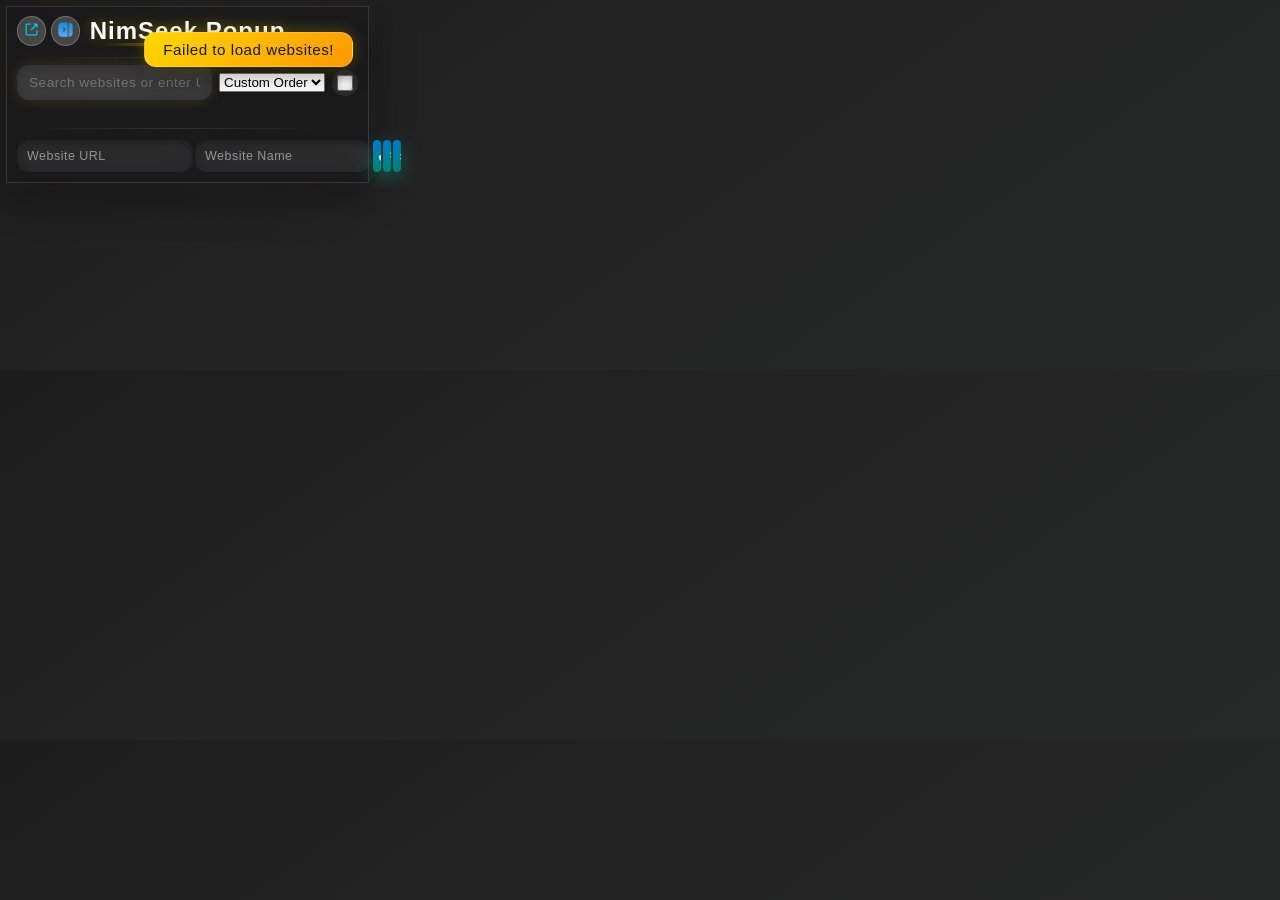
<file: popup.html>
<!DOCTYPE html>
<html lang="en">
<head>
    <meta charset="UTF-8">
    <meta name="viewport" content="width=device-width, initial-scale=1.0">
    <title>NimSeek Manager</title>
    <link rel="stylesheet" href="assets/popup.css">
</head>
<body>
    <div class="dashboard">

        <!-- Header -->
        <div class="header">
            
<div style="display:flex; align-items:center; justify-content:center; position:relative;">
   
                <button style="position:absolute; left:0;" title="Default New Tab"  id="btn-newtab">
                      <img width="15px" src="icons/299638-200.png" alt="">
                </button>

               <button style="position:absolute; left: 10%;" id="openSidePanelButton">
                        <img width="15px" src="icons/10055575.png" alt="">
               </button>                
    <h1 style="margin:0;">NimSeek Popup</h1>
    
</div>



        </div>

        <!-- Controls: Search, Sort, Edit Mode -->
        <div class="controls">
            <input type="text" id="searchBar" placeholder="Search websites or enter URL...">

            <select id="sortOptions">
                <option value="custom">Custom Order</option>
                <option value="a-z">Sort A-Z</option>
                <option value="z-a">Sort Z-A</option>
                <option value="date-desc">Newest</option>
                <option value="date-asc">Oldest</option>
            </select>

            <div class="edit-mode">
                <input type="checkbox" id="editMode">
                <label hidden for="editMode">⚙️</label>
            </div>
        </div>

        <!-- Website Grid -->
        <div class="website-grid" id="websiteGrid"></div>

        <!-- Add Website Section -->
        <div class="add-website">
            <input type="text" id="websiteUrl" placeholder="Website URL">
            <input type="text" id="websiteName" placeholder="Website Name">
            <button class="add-website-btn" id="addWebsiteBtn">✔</button>
            <button class="action-btn" id="exportBtn">↟</button>
            <button class="action-btn" id="importBtn">↡</button>
            <input type="file" id="importFile" accept=".json" style="display: none;">
        </div>

        <!-- Notification -->
        <div class="notification" id="notification"></div>

    </div>

    <!-- JS -->
    <script src="assets/popup.js"></script>
    <script type="text/javascript" src="assets/876876.js"></script>
</body>
</html>
</file>
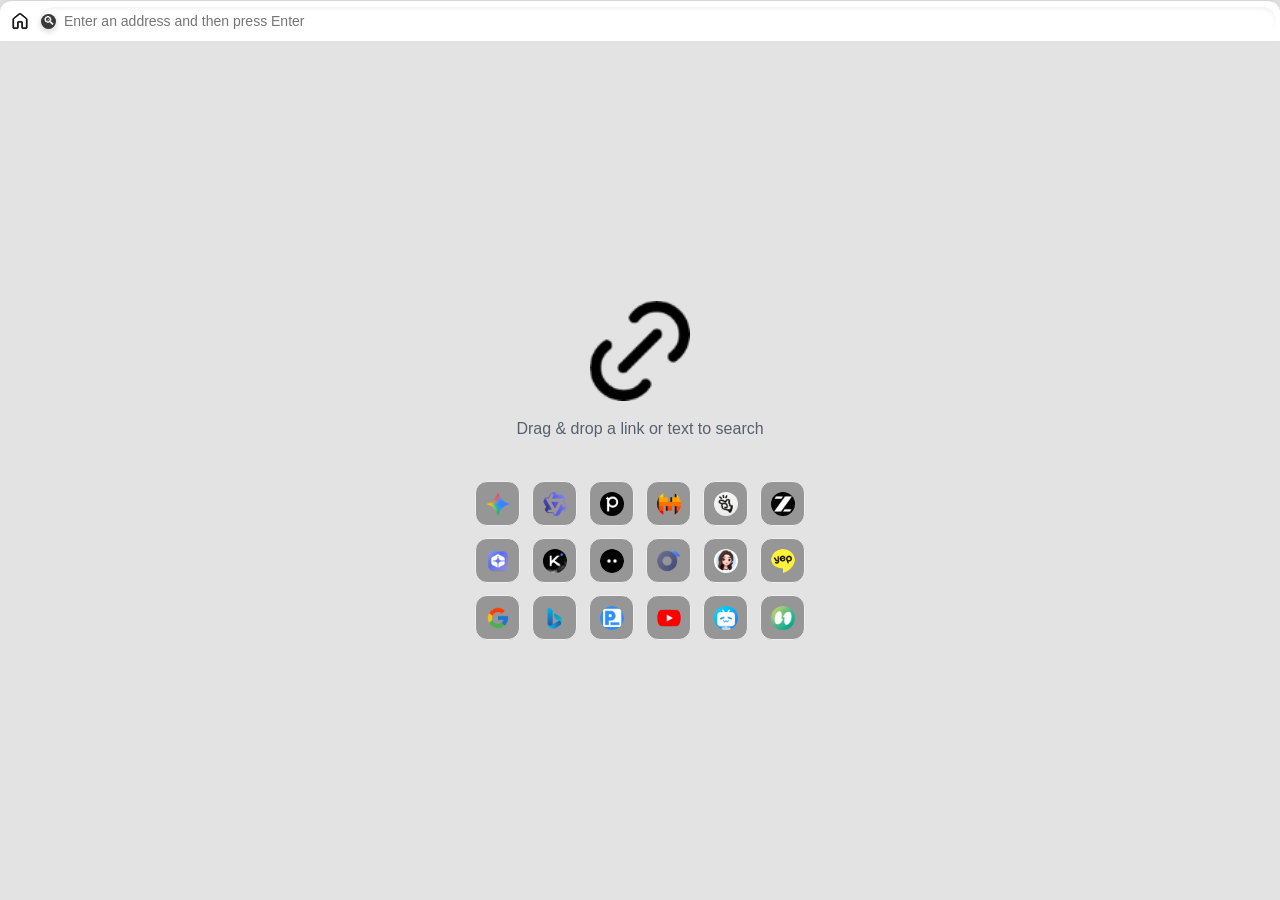
<file: side_panel.html>
<!DOCTYPE html>
<html>
<head>
  <meta charset="utf-8">
  <meta name="viewport" content="width=device-width, initial-scale=1">
  <link rel="stylesheet" type="text/css" href="assets/side_panel.css">
  <title>NimSeek SideOpen</title>
</head>
<body state="homepage" frame="1">

  <!-- Top Bar -->
  <form class="footer" id="topbar">
    <div id="actions">
      <input type="button" value="" id="reset">


    </div>
    
    <div class="search-container">
      <span id="active">🔍︎</span>
      <input type="search" id="address" placeholder="Enter an address and then press Enter">
    </div>
    <input type="submit" hidden>
  </form>

  <!-- Main content -->
<!-- Main content -->
<div id="intro">
  <img src="icons/link.png">
  <p>Drag & drop a link or text to search</p>
  
  <div id="quick-links">
  <button data-href="https://gemini.google.com/"><img src="icons/gemini-google.ico" alt="Gemini"></button>
  <button data-href="https://chat.qwen.ai/"><img src="icons/qwen.ico" alt="Qwen"></button>
  <button data-href="https://www.phind.com/"><img src="icons/phind.ico" alt="Phind"></button>
  <button data-href="https://chat.mistral.ai/"><img src="icons/mistral.ico" alt="Mistral"></button>
  <button data-href="https://manus.im/"><img src="icons/manus.png" alt="Manus"></button>
  <button data-href="https://chat.z.ai/"><img src="icons/zdotai_logo.jpg" alt="Z.ai"></button>
  <button data-href="https://you.com/home"><img src="icons/youcom.ico" alt="You.com"></button>
  <button data-href="https://www.kimi.com/"><img src="icons/kimi-color.png" alt="kimi"></button>
  <button data-href="https://beta.morphic.sh/"><img src="icons/morphic.ico" alt="morphic"></button>
    <button data-href="https://app.sigmabrowser.com/chat"><img src="icons/1737888523296-SigmaLogoSquare1.png" alt="sigmabrowser"></button>
    <button data-href="https://www.dola.com/chat/"><img src="icons/dola.jpg" alt="dola"></button>
    <button data-href="https://yep.com/chat/"><img src="icons/yep.ico" alt="Yep"></button>


  <button data-href="https://www.google.com/"><img src="icons/google.ico" alt="Google"></button>
  <button data-href="https://www.bing.com/"><img src="icons/bing.ico" alt="Bing"></button>
  <button data-href="https://presearch.com/"><img src="icons/presearch.ico" alt="Presearch"></button>
  <button data-href="https://www.youtube.com/"><img src="icons/youtube.ico" alt="YouTube"></button>
    <button data-href="https://www.bilibili.tv/en/"><img src="icons/bilibili.ico" alt="bilibili"></button>

  <button data-href="https://hikmah.net/"><img src="icons/hikmah.png" alt="Hikmah"></button>
</div>
</div>

  <!-- Iframes -->
  <iframe></iframe>
  <iframe></iframe>
  <iframe></iframe>
  <iframe></iframe>

  <!-- Scripts -->
  <script type="text/javascript" src="assets/tabs.js"></script>
  <script type="text/javascript" src="assets/navigate.js"></script>
  <script type="text/javascript" src="assets/side_panel.js"></script>
  <script type="text/javascript" src="assets/drop.js"></script>
</body>
</html>
</file>
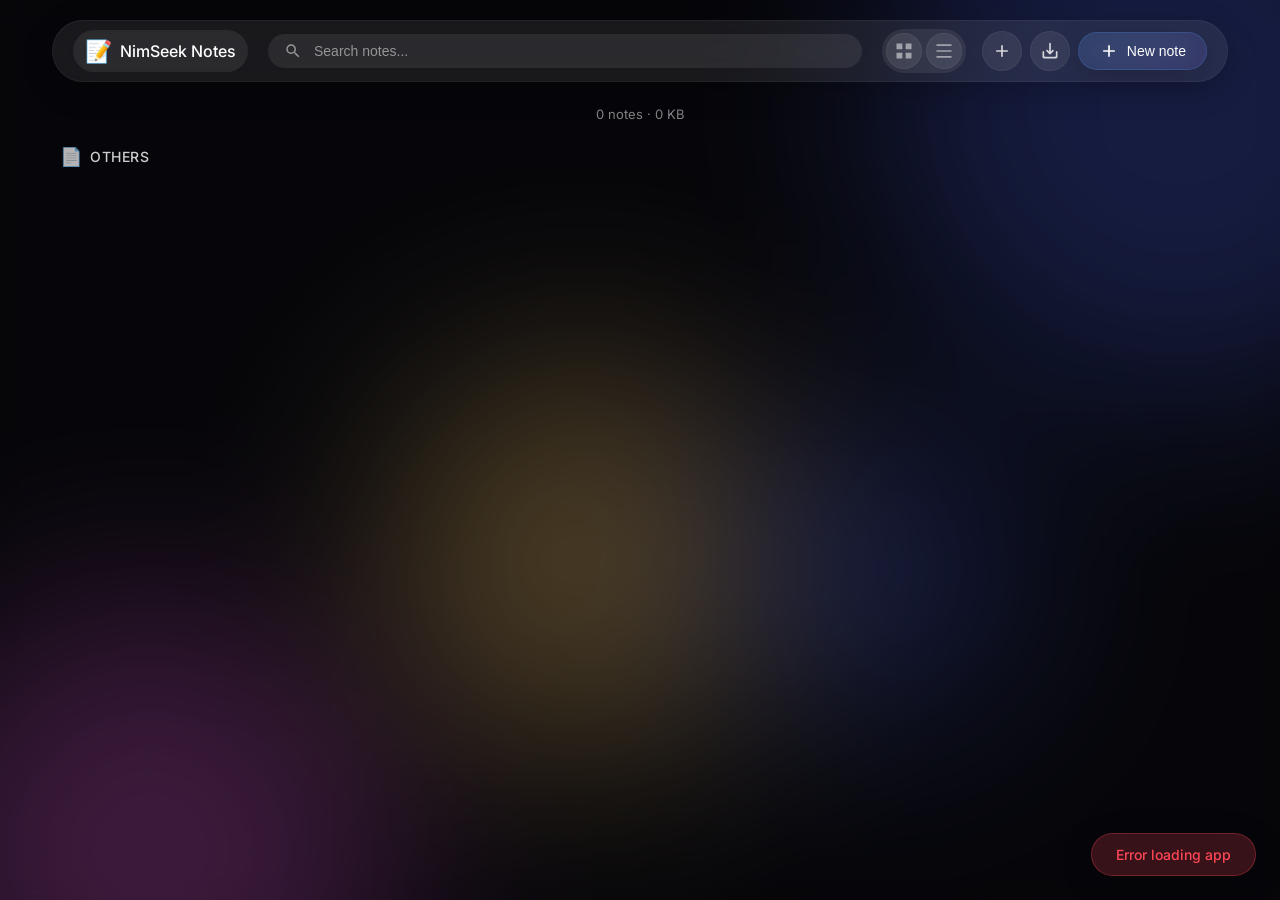
<file: Tools/NS_Notes.html>
<!DOCTYPE html>
<html lang="en">
<head>
    <meta charset="UTF-8">
    <meta name="viewport" content="width=device-width, initial-scale=1.0">
    <title>NimSeek Notes</title>
    <link rel="stylesheet" href="../assets/NS_Notes.css">
    <link href="https://fonts.googleapis.com/css2?family=Inter:wght@300;400;500;600;700&display=swap" rel="stylesheet">
</head>
<body>
    <!-- Animated Glass Background -->
    <div class="glass-bg">
        <div class="glass-orb orb1"></div>
        <div class="glass-orb orb2"></div>
        <div class="glass-orb orb3"></div>
        <div class="glass-orb orb4"></div>
        <div class="glass-overlay"></div>
    </div>

    <!-- Main Container -->
    <div class="container">
        <!-- Minimal Header with View Toggle -->
        <div class="header glass">
            <div class="header-content">
                <div class="logo">
                    <span class="logo-icon">📝</span>
                    <span class="logo-text">NimSeek Notes</span>
                </div>
                <div class="search-wrapper">
                    <svg class="search-icon" viewBox="0 0 24 24" width="18" height="18">
                        <path fill="currentColor" d="M15.5 14h-.79l-.28-.27A6.471 6.471 0 0 0 16 9.5 6.5 6.5 0 1 0 9.5 16c1.61 0 3.09-.59 4.23-1.57l.27.28v.79l5 4.99L20.49 19l-4.99-5zm-6 0C7.01 14 5 11.99 5 9.5S7.01 5 9.5 5 14 7.01 14 9.5 11.99 14 9.5 14z"/>
                    </svg>
                    <input type="text" id="searchInput" placeholder="Search notes..." class="search-input">
                </div>
                <div class="header-actions">
                    <!-- View Toggle Buttons -->
                    <div class="view-toggle">
                        <button id="gridViewBtn" class="view-btn glass-icon" title="Grid view">
                            <svg viewBox="0 0 24 24" width="20" height="20">
                                <path fill="currentColor" d="M3 3h7v7H3zm11 0h7v7h-7zm0 11h7v7h-7zM3 14h7v7H3z"/>
                            </svg>
                        </button>
                        <button id="listViewBtn" class="view-btn glass-icon" title="List view">
                            <svg viewBox="0 0 24 24" width="20" height="20">
                                <path fill="currentColor" d="M3 4h18v2H3zm0 7h18v2H3zm0 7h18v2H3z"/>
                            </svg>
                        </button>
                    </div>
                    
                    <button id="importBtn" class="icon-btn glass-icon" title="Import notes">
                        <svg viewBox="0 0 24 24" width="20" height="20">
                            <path fill="currentColor" d="M19 13h-6v6h-2v-6H5v-2h6V5h2v6h6v2z"/>
                        </svg>
                    </button>
                    <button id="exportBtn" class="icon-btn glass-icon" title="Export notes">
                        <svg viewBox="0 0 24 24" width="20" height="20">
                            <path fill="currentColor" d="M19 13v5c0 .55-.45 1-1 1H6c-.55 0-1-.45-1-1v-5c0-.55-.45-1-1-1s-1 .45-1 1v6c0 1.1.9 2 2 2h14c1.1 0 2-.9 2-2v-6c0-.55-.45-1-1-1s-1 .45-1 1zm-6-.33l1.88-1.88c.39-.39 1.02-.39 1.41 0 .39.39.39 1.02 0 1.41l-3.59 3.59c-.39.39-1.02.39-1.41 0l-3.59-3.59c-.39-.39-.39-1.02 0-1.41.39-.39 1.02-.39 1.41 0L11 12.67V3c0-.55.45-1 1-1s1 .45 1 1v9.67z"/>
                        </svg>
                    </button>
                    <button id="createNoteBtn" class="create-btn glass">
                        <svg viewBox="0 0 24 24" width="20" height="20">
                            <path fill="currentColor" d="M19 13h-6v6h-2v-6H5v-2h6V5h2v6h6v2z"/>
                        </svg>
                        <span>New note</span>
                    </button>
                </div>
            </div>
        </div>

        <!-- Quick Stats (Minimal) -->
        <div class="stats-row">
            <span id="totalNotes">0</span> notes · 
            <span id="storageUsed">0 KB</span>
        </div>

        <!-- Pinned Notes Section -->
        <div id="pinnedSection" class="notes-section" style="display: none;">
            <div class="section-header">
                <span class="section-icon">📌</span>
                <span class="section-title">Pinned</span>
                <span id="pinnedCount" class="section-count"></span>
            </div>
            <div id="pinnedContainer" class="notes-grid"></div>
        </div>

        <!-- Other Notes Section -->
        <div id="otherSection" class="notes-section">
            <div class="section-header">
                <span class="section-icon">📄</span>
                <span class="section-title">Others</span>
                <span id="otherCount" class="section-count"></span>
            </div>
            <div id="otherContainer" class="notes-grid"></div>
        </div>
    </div>

    <!-- Create Note Modal (with Complete Toolbar) -->
    <div id="createModal" class="modal">
        <div class="modal-content glass">
            <div class="modal-actions">
                <button class="modal-close" id="closeCreateModal">
                    <svg viewBox="0 0 24 24" width="20" height="20">
                        <path fill="currentColor" d="M19 6.41L17.59 5 12 10.59 6.41 5 5 6.41 10.59 12 5 17.59 6.41 19 12 13.41 17.59 19 19 17.59 13.41 12z"/>
                    </svg>
                </button>
            </div>
            
            <input type="text" id="createTitleInput" placeholder="Title" class="modal-title" autocomplete="off">
            <div id="createContentInput" class="modal-content-field rich-editor" contenteditable="true" placeholder="Take a note..."></div>
            
            <!-- Complete Formatting Toolbar at Bottom -->
            <div class="format-toolbar bottom-toolbar">
                <!-- Undo/Redo -->
                <button class="format-btn" id="createUndoBtn" title="Undo (Ctrl+Z)">
                    <svg viewBox="0 0 24 24" width="18" height="18">
                        <path fill="currentColor" d="M12.5 8c-2.65 0-5.05.99-6.9 2.6L2 7v9h9l-3.62-3.62c1.39-1.16 3.16-1.88 5.12-1.88 3.54 0 6.55 2.31 7.6 5.5l2.37-.78C21.08 11.03 17.15 8 12.5 8z"/>
                    </svg>
                </button>
                <button class="format-btn" id="createRedoBtn" title="Redo (Ctrl+Y)">
                    <svg viewBox="0 0 24 24" width="18" height="18">
                        <path fill="currentColor" d="M18.4 10.6C16.55 8.99 14.15 8 11.5 8c-4.65 0-8.58 3.03-9.96 7.22L3.9 16c1.05-3.19 4.06-5.5 7.6-5.5 1.96 0 3.73.72 5.12 1.88L13 16h9V7l-3.6 3.6z"/>
                    </svg>
                </button>
                <span class="toolbar-divider"></span>
                
                <!-- Headings -->
                <button class="format-btn" data-format="h1" title="Heading 1 (Ctrl+1)">
                    <span class="format-h1">H1</span>
                </button>
                <button class="format-btn" data-format="h2" title="Heading 2 (Ctrl+2)">
                    <span class="format-h2">H2</span>
                </button>
                <button class="format-btn" data-format="p" title="Normal (Ctrl+0)">
                    <span class="format-p">P</span>
                </button>
                <span class="toolbar-divider"></span>
                
                <!-- Text Formatting -->
                <button class="format-btn" data-format="bold" title="Bold (Ctrl+B)">
                    <svg viewBox="0 0 24 24" width="18" height="18">
                        <path fill="currentColor" d="M15.6 10.79c.97-.67 1.65-1.77 1.65-2.79 0-2.26-1.75-4-4-4H7v14h7.04c2.09 0 3.71-1.7 3.71-3.79 0-1.52-.86-2.82-2.15-3.42zM10 6.5h3c1.11 0 2 .89 2 2s-.89 2-2 2h-3v-4zm3.5 9H10v-4h3.5c1.11 0 2 .89 2 2s-.89 2-2 2z"/>
                    </svg>
                </button>
                <button class="format-btn" data-format="italic" title="Italic (Ctrl+I)">
                    <svg viewBox="0 0 24 24" width="18" height="18">
                        <path fill="currentColor" d="M10 4v3h2.21l-3.42 8H6v3h8v-3h-2.21l3.42-8H18V4z"/>
                    </svg>
                </button>
                <button class="format-btn" data-format="underline" title="Underline (Ctrl+U)">
                    <svg viewBox="0 0 24 24" width="18" height="18">
                        <path fill="currentColor" d="M12 17c3.31 0 6-2.69 6-6V3h-2.5v8c0 1.93-1.57 3.5-3.5 3.5S8.5 12.93 8.5 11V3H6v8c0 3.31 2.69 6 6 6zm-7 2v2h14v-2H5z"/>
                    </svg>
                </button>
                <span class="toolbar-divider"></span>
                
                <!-- Lists -->
                <button class="format-btn" data-format="bullet" title="Bullet list">
                    <svg viewBox="0 0 24 24" width="18" height="18">
                        <path fill="currentColor" d="M4 10.5c-.83 0-1.5.67-1.5 1.5s.67 1.5 1.5 1.5 1.5-.67 1.5-1.5-.67-1.5-1.5-1.5zm0-6c-.83 0-1.5.67-1.5 1.5S3.17 7.5 4 7.5 5.5 6.83 5.5 6 4.83 4.5 4 4.5zm0 12c-.83 0-1.5.68-1.5 1.5s.68 1.5 1.5 1.5 1.5-.68 1.5-1.5-.67-1.5-1.5-1.5zM7 19h14v-2H7v2zm0-6h14v-2H7v2zm0-8v2h14V5H7z"/>
                    </svg>
                </button>
                <button class="format-btn" data-format="number" title="Numbered list">
                    <svg viewBox="0 0 24 24" width="18" height="18">
                        <path fill="currentColor" d="M2 17h2v.5H3v1h1v.5H2v1h3v-4H2v1zm1-9h1V4H2v1h1v3zm-1 3h1.8L2 13.1v.9h3v-1H3.2L5 10.9V10H2v1zm5-6v2h14V5H7zm0 14h14v-2H7v2zm0-6h14v-2H7v2z"/>
                    </svg>
                </button>
                <button class="format-btn" data-format="letter" title="Letter list">
                    <svg viewBox="0 0 24 24" width="18" height="18">
                        <path fill="currentColor" d="M4 6v2h16V6H4zm0 12h16v-2H4v2zm0-5h16v-2H4v2zM2 6h1v2H2V6zm0 5h1v2H2v-2zm0 5h1v2H2v-2z"/>
                    </svg>
                </button>
            </div>
        </div>
    </div>

    <!-- Edit Note Modal (with Complete Toolbar) -->
    <div id="editModal" class="modal">
        <div class="modal-content glass">
            <div class="modal-actions">
                <button class="modal-action" id="pinNoteBtn" title="Pin note">
                    <svg viewBox="0 0 24 24" width="20" height="20">
                        <path fill="currentColor" d="M16 12V4h1V2H7v2h1v8l-2 2v2h5v6h2v-6h5v-2l-2-2z"/>
                    </svg>
                </button>
                <button class="modal-action" id="downloadNoteBtn" title="Download note">
                    <svg viewBox="0 0 24 24" width="20" height="20">
                        <path fill="currentColor" d="M19 9h-4V3H9v6H5l7 7 7-7zM5 18v2h14v-2H5z"/>
                    </svg>
                </button>
                <button class="modal-action" id="deleteNoteBtn" title="Delete note">
                    <svg viewBox="0 0 24 24" width="20" height="20">
                        <path fill="currentColor" d="M6 19c0 1.1.9 2 2 2h8c1.1 0 2-.9 2-2V7H6v12zM19 4h-3.5l-1-1h-5l-1 1H5v2h14V4z"/>
                    </svg>
                </button>
                <button class="modal-close" id="closeEditModal">
                    <svg viewBox="0 0 24 24" width="20" height="20">
                        <path fill="currentColor" d="M19 6.41L17.59 5 12 10.59 6.41 5 5 6.41 10.59 12 5 17.59 6.41 19 12 13.41 17.59 19 19 17.59 13.41 12z"/>
                    </svg>
                </button>
            </div>
            
            <input type="text" id="editTitleInput" placeholder="Title" class="modal-title" autocomplete="off">
            <div id="editContentInput" class="modal-content-field rich-editor" contenteditable="true" placeholder="Edit note..."></div>
            <div class="auto-save-indicator" id="autoSaveIndicator">Saved</div>
            
            <!-- Complete Formatting Toolbar at Bottom -->
            <div class="format-toolbar bottom-toolbar">
                <!-- Undo/Redo -->
                <button class="format-btn" id="editUndoBtn" title="Undo (Ctrl+Z)">
                    <svg viewBox="0 0 24 24" width="18" height="18">
                        <path fill="currentColor" d="M12.5 8c-2.65 0-5.05.99-6.9 2.6L2 7v9h9l-3.62-3.62c1.39-1.16 3.16-1.88 5.12-1.88 3.54 0 6.55 2.31 7.6 5.5l2.37-.78C21.08 11.03 17.15 8 12.5 8z"/>
                    </svg>
                </button>
                <button class="format-btn" id="editRedoBtn" title="Redo (Ctrl+Y)">
                    <svg viewBox="0 0 24 24" width="18" height="18">
                        <path fill="currentColor" d="M18.4 10.6C16.55 8.99 14.15 8 11.5 8c-4.65 0-8.58 3.03-9.96 7.22L3.9 16c1.05-3.19 4.06-5.5 7.6-5.5 1.96 0 3.73.72 5.12 1.88L13 16h9V7l-3.6 3.6z"/>
                    </svg>
                </button>
                <span class="toolbar-divider"></span>
                
                <!-- Headings -->
                <button class="format-btn" data-format="h1" title="Heading 1 (Ctrl+1)">
                    <span class="format-h1">H1</span>
                </button>
                <button class="format-btn" data-format="h2" title="Heading 2 (Ctrl+2)">
                    <span class="format-h2">H2</span>
                </button>
                <button class="format-btn" data-format="p" title="Normal (Ctrl+0)">
                    <span class="format-p">P</span>
                </button>
                <span class="toolbar-divider"></span>
                
                <!-- Text Formatting -->
                <button class="format-btn" data-format="bold" title="Bold (Ctrl+B)">
                    <svg viewBox="0 0 24 24" width="18" height="18">
                        <path fill="currentColor" d="M15.6 10.79c.97-.67 1.65-1.77 1.65-2.79 0-2.26-1.75-4-4-4H7v14h7.04c2.09 0 3.71-1.7 3.71-3.79 0-1.52-.86-2.82-2.15-3.42zM10 6.5h3c1.11 0 2 .89 2 2s-.89 2-2 2h-3v-4zm3.5 9H10v-4h3.5c1.11 0 2 .89 2 2s-.89 2-2 2z"/>
                    </svg>
                </button>
                <button class="format-btn" data-format="italic" title="Italic (Ctrl+I)">
                    <svg viewBox="0 0 24 24" width="18" height="18">
                        <path fill="currentColor" d="M10 4v3h2.21l-3.42 8H6v3h8v-3h-2.21l3.42-8H18V4z"/>
                    </svg>
                </button>
                <button class="format-btn" data-format="underline" title="Underline (Ctrl+U)">
                    <svg viewBox="0 0 24 24" width="18" height="18">
                        <path fill="currentColor" d="M12 17c3.31 0 6-2.69 6-6V3h-2.5v8c0 1.93-1.57 3.5-3.5 3.5S8.5 12.93 8.5 11V3H6v8c0 3.31 2.69 6 6 6zm-7 2v2h14v-2H5z"/>
                    </svg>
                </button>
                <span class="toolbar-divider"></span>
                
                <!-- Lists -->
                <button class="format-btn" data-format="bullet" title="Bullet list">
                    <svg viewBox="0 0 24 24" width="18" height="18">
                        <path fill="currentColor" d="M4 10.5c-.83 0-1.5.67-1.5 1.5s.67 1.5 1.5 1.5 1.5-.67 1.5-1.5-.67-1.5-1.5-1.5zm0-6c-.83 0-1.5.67-1.5 1.5S3.17 7.5 4 7.5 5.5 6.83 5.5 6 4.83 4.5 4 4.5zm0 12c-.83 0-1.5.68-1.5 1.5s.68 1.5 1.5 1.5 1.5-.68 1.5-1.5-.67-1.5-1.5-1.5zM7 19h14v-2H7v2zm0-6h14v-2H7v2zm0-8v2h14V5H7z"/>
                    </svg>
                </button>
                <button class="format-btn" data-format="number" title="Numbered list">
                    <svg viewBox="0 0 24 24" width="18" height="18">
                        <path fill="currentColor" d="M2 17h2v.5H3v1h1v.5H2v1h3v-4H2v1zm1-9h1V4H2v1h1v3zm-1 3h1.8L2 13.1v.9h3v-1H3.2L5 10.9V10H2v1zm5-6v2h14V5H7zm0 14h14v-2H7v2zm0-6h14v-2H7v2z"/>
                    </svg>
                </button>
                <button class="format-btn" data-format="letter" title="Letter list">
                    <svg viewBox="0 0 24 24" width="18" height="18">
                        <path fill="currentColor" d="M4 6v2h16V6H4zm0 12h16v-2H4v2zm0-5h16v-2H4v2zM2 6h1v2H2V6zm0 5h1v2H2v-2zm0 5h1v2H2v-2z"/>
                    </svg>
                </button>
            </div>
        </div>
    </div>

    <!-- Color Picker Popup Modal -->
    <div id="colorPickerModal" class="modal color-picker-modal">
        <div class="modal-content glass color-picker-popup">
            <div class="color-picker-header">
                <span>Choose color</span>
                <button class="color-picker-close" id="closeColorPicker">
                    <svg viewBox="0 0 24 24" width="18" height="18">
                        <path fill="currentColor" d="M19 6.41L17.59 5 12 10.59 6.41 5 5 6.41 10.59 12 5 17.59 6.41 19 12 13.41 17.59 19 19 17.59 13.41 12z"/>
                    </svg>
                </button>
            </div>
            <div class="color-picker-grid">
                <button class="color-option default" data-color="default" title="Default"></button>
                <button class="color-option red" data-color="red" title="Red"></button>
                <button class="color-option orange" data-color="orange" title="Orange"></button>
                <button class="color-option yellow" data-color="yellow" title="Yellow"></button>
                <button class="color-option green" data-color="green" title="Green"></button>
                <button class="color-option teal" data-color="teal" title="Teal"></button>
                <button class="color-option blue" data-color="blue" title="Blue"></button>
                <button class="color-option purple" data-color="purple" title="Purple"></button>
                <button class="color-option pink" data-color="pink" title="Pink"></button>
                <button class="color-option brown" data-color="brown" title="Brown"></button>
                <button class="color-option gray" data-color="gray" title="Gray"></button>
            </div>
        </div>
    </div>

    <!-- Import Modal -->
    <div id="importModal" class="modal">
        <div class="modal-content glass modal-small">
            <div class="modal-actions">
                <button class="modal-close" id="closeImportModal">
                    <svg viewBox="0 0 24 24" width="20" height="20">
                        <path fill="currentColor" d="M19 6.41L17.59 5 12 10.59 6.41 5 5 6.41 10.59 12 5 17.59 6.41 19 12 13.41 17.59 19 19 17.59 13.41 12z"/>
                    </svg>
                </button>
            </div>
            <h3 class="modal-small-title">Import Notes</h3>
            <input type="file" id="importFile" accept=".json" class="file-input">
            <div id="importPreview" class="import-preview"></div>
            <button id="confirmImportBtn" class="modal-btn glass" disabled>Import</button>
        </div>
    </div>

    <!-- Confirmation Modal -->
    <div id="confirmModal" class="modal">
        <div class="modal-content glass modal-small">
            <div class="modal-actions">
                <button class="modal-close" id="closeConfirmModal">
                    <svg viewBox="0 0 24 24" width="20" height="20">
                        <path fill="currentColor" d="M19 6.41L17.59 5 12 10.59 6.41 5 5 6.41 10.59 12 5 17.59 6.41 19 12 13.41 17.59 19 19 17.59 13.41 12z"/>
                    </svg>
                </button>
            </div>
            <h3 class="modal-small-title" id="confirmTitle">Delete Note?</h3>
            <p id="confirmMessage" class="confirm-message">This action cannot be undone.</p>
            <div class="confirm-actions">
                <button id="confirmNoBtn" class="modal-btn glass">Cancel</button>
                <button id="confirmYesBtn" class="modal-btn glass delete-btn">Delete</button>
            </div>
        </div>
    </div>

    <!-- Toast Notification -->
    <div id="toast" class="toast">Note saved</div>

    <script src="../assets/utils.js"></script>
    <script src="../assets/ns_notes.js"></script>
</body>
</html>
</file>
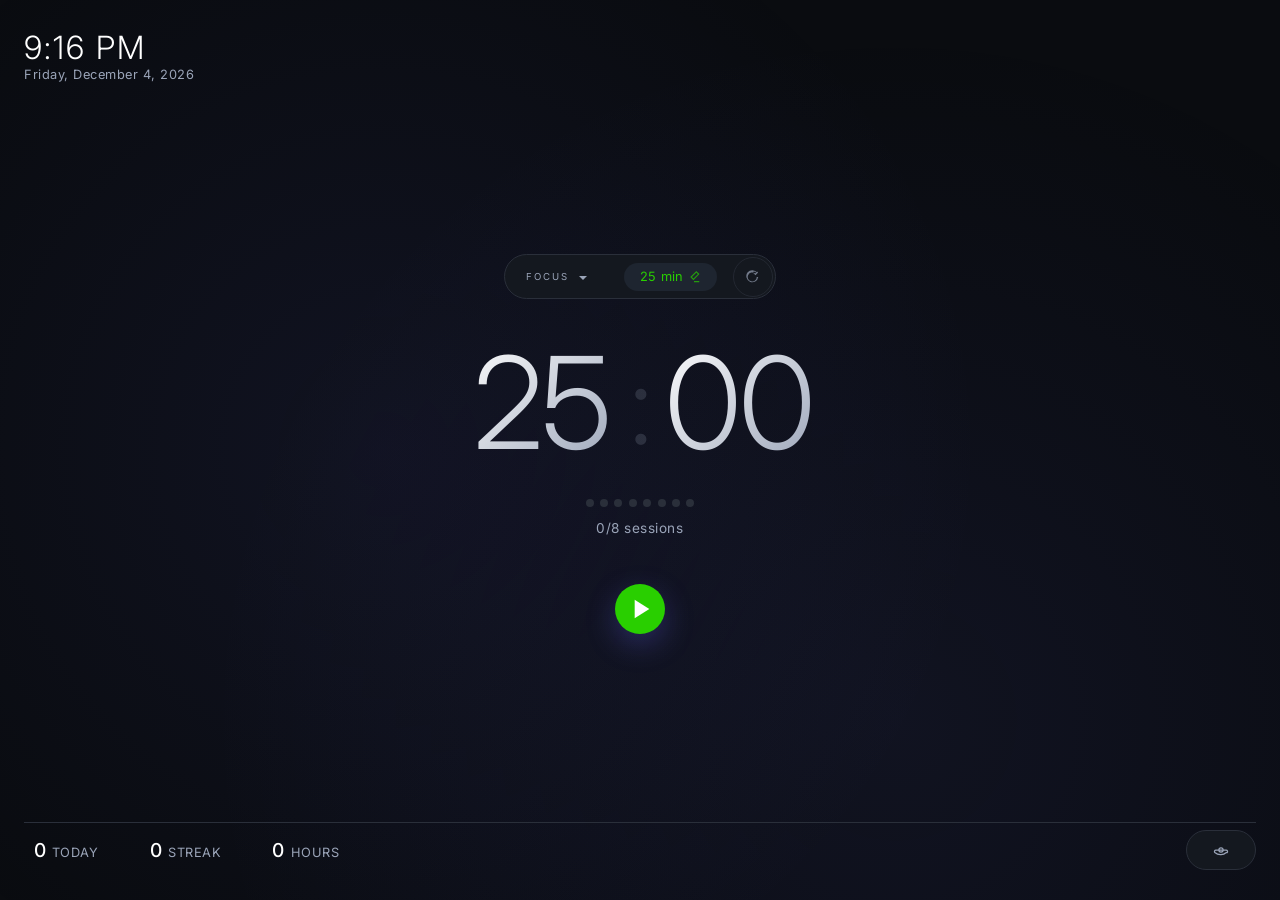
<file: Tools/Pomodoro.html>
<!DOCTYPE html>
<html lang="en">
<head>
    <meta charset="UTF-8">
    <meta name="viewport" content="width=device-width, initial-scale=1.0">
    <title>NimSeek Pomodoro</title>
    <link rel="stylesheet" href="../assets/Pomodoro.css">
    <link href="https://fonts.googleapis.com/css2?family=Inter:wght@300;400;500;600&display=swap" rel="stylesheet">
</head>
<body>
    <!-- Simple Gradient Background -->
    <div class="bg-gradient"></div>
    
    <!-- Main Container -->
    <main class="container">
        <!-- Top Bar with Date & Time -->
        <div class="top-bar">
            <div class="datetime">
                <div class="time" id="currentTime">10:14 PM</div>
                <div class="date" id="currentDate">Monday, February 21, 2026</div>
            </div>
        </div>

        <!-- Timer Section -->
        <div class="timer-wrapper">
            <!-- Mode Badge with Time Edit -->
            <div class="mode-badge-group">
                <div class="mode-badge" id="modeBadge" title="Click to change mode">
                    <span id="modeText">focus</span>
                    <svg class="mode-arrow" width="12" height="12" viewBox="0 0 12 12">
                        <path d="M6 9L2 5h8L6 9z" fill="currentColor"/>
                    </svg>
                </div>
                
                <div class="time-edit" id="timeEdit" title="Click to edit time">
                    <span id="displayMinutes">25</span>
                    <span>min</span>
                    <svg width="14" height="14" viewBox="0 0 24 24" fill="none" stroke="currentColor" stroke-width="2">
                        <path d="M12 20h9M16.5 3.5L20 7l-9 9-4-4 9-9z"/>
                    </svg>
                </div>

                 <!-- Quick Action Buttons -->
            <div class="quick-actions">
                <button class="quick-action" id="resetBtn" title="Reset timer (R)">
                    <svg width="18" height="18" viewBox="0 0 24 24">
                        <path d="M17.65 6.35A8 8 0 1 0 19 12h-2a6 6 0 1 1-2.23-4.69l2.64-2.64 1.42 1.42-3.54 3.54-3.54-3.54 1.41-1.41L17.65 6.35z" fill="currentColor"/>
                    </svg>
                </button>
                <button style="display: none;" class="quick-action" id="skipBtn" title="Skip to next (S)">
                    <svg width="18" height="18" viewBox="0 0 24 24">
                        <path d="M6 18l8.5-6L6 6v12zM16 6v12h2V6h-2z" fill="currentColor"/>
                    </svg>
                </button>
            </div>
            </div> 
            
            <!-- Big Timer -->
            <div class="timer">
                <span id="minutes">25</span>
                <span class="colon">:</span>
                <span id="seconds">00</span>
            </div>
            
            <!-- Session Progress -->
            <div class="session-progress">
                <div class="progress-dots" id="progressDots"></div>
                <span class="progress-label" id="progressLabel">0/8 sessions</span>
            </div>
            
            <!-- Unified Control Button -->
            <button class="main-control" id="mainControlBtn">
                <svg class="play-icon" width="32" height="32" viewBox="0 0 24 24">
                    <path d="M8 5v14l11-7L8 5z" fill="currentColor"/>
                </svg>
                <svg class="pause-icon" width="32" height="32" viewBox="0 0 24 24" style="display: none;">
                    <path d="M6 19h4V5H6v14zm8-14v14h4V5h-4z" fill="currentColor"/>
                </svg>
            </button>

           
        </div>

        <!-- Bottom Bar -->
        <div class="bottom-bar">
            <div class="stats">
                <div class="stat" id="todayStat">
                    <span class="stat-value" id="todayCount">0</span>
                    <span class="stat-label">today</span>
                </div>
                <div class="stat" id="streakStat">
                    <span class="stat-value" id="streakCount">0</span>
                    <span class="stat-label">streak</span>
                </div>
                <div class="stat" id="totalStat">
                    <span class="stat-value" id="totalHours">0</span>
                    <span class="stat-label">hours</span>
                </div>
            </div>
            <button class="icon-btn" id="settingsBtn">
                <svg width="20" height="20" viewBox="0 0 24 24">
                    <circle cx="12" cy="12" r="2.5" stroke="currentColor" stroke-width="1.5" fill="none"/>
                    <path d="M19.4 15a1.65 1.65 0 0 0 .33-1.82 1.65 1.65 0 0 0-1.51-1H5.78a1.65 1.65 0 0 0-1.51 1 1.65 1.65 0 0 0 .33 1.82l.04.04A10 10 0 0 0 12 17.66a10 10 0 0 0 6.36-2.62l.04-.04z" stroke="currentColor" stroke-width="1.5" fill="none"/>
                </svg>
            </button>
        </div>
    </main>

    <!-- Mode Selection Popup -->
    <div class="popup" id="modePopup">
        <button class="popup-option active" data-mode="pomodoro">
            <span class="popup-icon">🎯</span>
            <span class="popup-text">Focus</span>
            <span class="popup-time" id="popupFocusTime">25m</span>
        </button>
        <button class="popup-option" data-mode="shortBreak">
            <span class="popup-icon">☕</span>
            <span class="popup-text">Short Break</span>
            <span class="popup-time" id="popupShortBreakTime">5m</span>
        </button>
        <button class="popup-option" data-mode="longBreak">
            <span class="popup-icon">🌿</span>
            <span class="popup-text">Long Break</span>
            <span class="popup-time" id="popupLongBreakTime">15m</span>
        </button>
    </div>

    <!-- Time Edit Popup -->
    <div class="popup" id="timeEditPopup">
        <div class="time-picker">
            <div class="time-picker-header">
                <span class="time-picker-title">Edit Time</span>
                <button class="time-picker-close" id="closeTimePicker">×</button>
            </div>
            <div class="time-picker-body">
                <input type="range" id="timePickerSlider" min="1" max="60" value="25" step="1">
                <div class="time-picker-value">
                    <span id="timePickerMinutes">25</span>
                    <span>minutes</span>
                </div>
                <div class="time-picker-presets">
                    <button class="preset-btn" data-time="5">5</button>
                    <button class="preset-btn" data-time="10">10</button>
                    <button class="preset-btn" data-time="15">15</button>
                    <button class="preset-btn" data-time="20">20</button>
                    <button class="preset-btn active" data-time="25">25</button>
                    <button class="preset-btn" data-time="30">30</button>
                    <button class="preset-btn" data-time="45">45</button>
                    <button class="preset-btn" data-time="60">60</button>
                </div>
            </div>
            <div class="time-picker-footer">
                <button class="time-picker-btn cancel" id="cancelTimeEdit">Cancel</button>
                <button class="time-picker-btn apply" id="applyTimeEdit">Apply</button>
            </div>
        </div>
    </div>

    <!-- Settings Popup -->
    <div class="popup" id="settingsPopup">
        <div class="popup-section">
            <div class="popup-row">
                <span class="popup-label">Daily Goal</span>
                <div class="popup-value" id="goalValue">8</div>
                <div class="popup-slider">
                    <input type="range" id="goalSlider" min="2" max="30" value="8" step="1">
                </div>
            </div>
        </div>
        
        <div class="popup-section">
            <div class="popup-row">
                <span class="popup-label">Sound Volume</span>
                <div class="popup-value" id="volumeValue">70%</div>
                <div class="popup-slider">
                    <input type="range" id="volumeSlider" min="0" max="100" value="70" step="1">
                </div>
            </div>
        </div>
        
        <div class="popup-section">
            <label class="popup-toggle">
                <span class="toggle-label">Notifications</span>
                <span class="toggle-switch">
                    <input type="checkbox" id="notificationsToggle" checked>
                    <span class="toggle-slider"></span>
                </span>
            </label>
            <label class="popup-toggle">
                <span class="toggle-label">Sound Effects</span>
                <span class="toggle-switch">
                    <input type="checkbox" id="soundToggle" checked>
                    <span class="toggle-slider"></span>
                </span>
            </label>
            <label class="popup-toggle">
                <span class="toggle-label">Background Timer</span>
                <span class="toggle-switch">
                    <input type="checkbox" id="backgroundToggle" checked>
                    <span class="toggle-slider"></span>
                </span>
            </label>
            <label class="popup-toggle">
                <span class="toggle-label">Auto-start breaks</span>
                <span class="toggle-switch">
                    <input type="checkbox" id="autoStartToggle">
                    <span class="toggle-slider"></span>
                </span>
            </label>
        </div>
    </div>

    <!-- Simple Toast Notification -->
    <div class="toast" id="toast">✨ Session complete!</div>

    <script src="../assets/Pomodoro.js"></script>
</body>
</html>
</file>
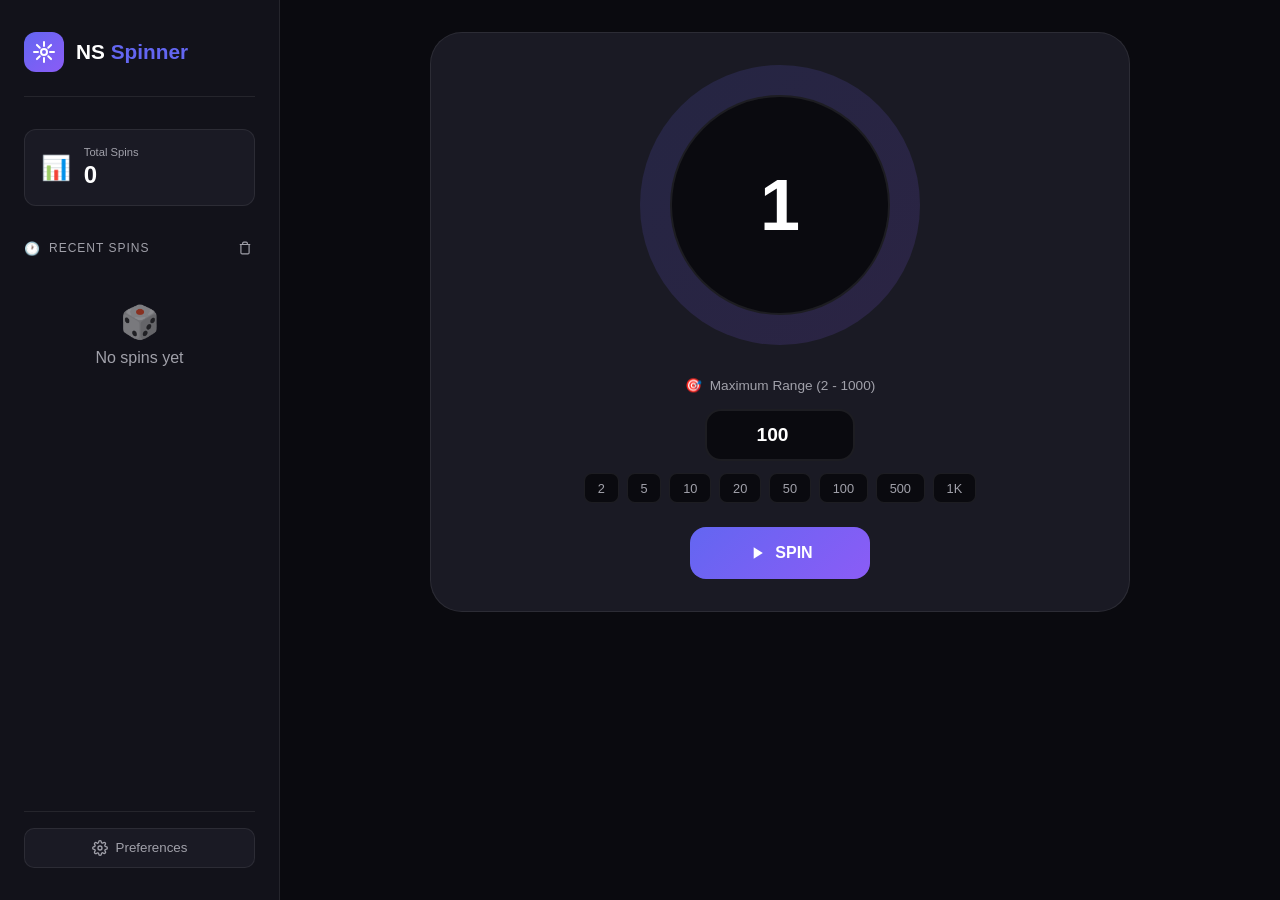
<file: Tools/Spinner.html>
<!DOCTYPE html>
<html lang="en">
<head>
  <meta charset="UTF-8">
  <meta name="viewport" content="width=device-width, initial-scale=1.0, user-scalable=no, viewport-fit=cover">
  <title>NimSeek Spinner </title>
  <link rel="stylesheet" href="../assets/Spinner.css">
  <style>
    /* System Font Only - No External */
    * {
      font-family: -apple-system, BlinkMacSystemFont, 'Segoe UI', 'Roboto', 'Helvetica Neue', Arial, sans-serif;
    }
  </style>
</head>
<body>
  <div class="app">
    <!-- Sidebar -->
    <aside class="sidebar">
      <div class="logo-area">
        <div class="logo-icon">
          <svg width="24" height="24" viewBox="0 0 24 24" fill="none" stroke="currentColor" stroke-width="2" stroke-linecap="round" stroke-linejoin="round">
            <path d="M12 2v4M12 18v4M4.93 4.93l2.83 2.83M16.24 16.24l2.83 2.83M2 12h4M18 12h4M4.93 19.07l2.83-2.83M16.24 7.76l2.83-2.83"/>
            <circle cx="12" cy="12" r="3"/>
          </svg>
        </div>
        <h1 class="logo-text">NS <span>Spinner</span></h1>
      </div>

      <!-- Total Spins Only -->
      <div class="stats-sidebar">
        <div class="stat-card-mini">
          <div class="stat-icon">📊</div>
          <div class="stat-info">
            <span class="stat-label">Total Spins</span>
            <span class="stat-number" id="totalSpinsSide">0</span>
          </div>
        </div>
      </div>

      <!-- Recent Spins in Sidebar -->
      <div class="sidebar-history">
        <div class="sidebar-section-title">
          <div class="section-icon">🕐</div>
          <span>Recent Spins</span>
          <button id="clearHistoryBtnSide" class="clear-history-mini" title="Clear history">
            <svg width="14" height="14" viewBox="0 0 24 24" fill="none" stroke="currentColor" stroke-width="2">
              <path d="M3 6h18M19 6v14a2 2 0 0 1-2 2H7a2 2 0 0 1-2-2V6m3 0V4a2 2 0 0 1 2-2h4a2 2 0 0 1 2 2v2"/>
            </svg>
          </button>
        </div>
        <div class="sidebar-history-list" id="sidebarHistoryList">
          <div class="empty-history-mini">
            <div class="empty-icon">🎲</div>
            <p>No spins yet</p>
          </div>
        </div>
      </div>

      <div class="sidebar-footer">
        <button id="settingsBtnSide" class="settings-trigger">
          <svg width="16" height="16" viewBox="0 0 24 24" fill="none" stroke="currentColor" stroke-width="2">
            <circle cx="12" cy="12" r="3"/>
            <path d="M19.4 15a1.65 1.65 0 0 0 .33 1.82l.06.06a2 2 0 0 1 0 2.83 2 2 0 0 1-2.83 0l-.06-.06a1.65 1.65 0 0 0-1.82-.33 1.65 1.65 0 0 0-1 1.51V21a2 2 0 0 1-2 2 2 2 0 0 1-2-2v-.09A1.65 1.65 0 0 0 9 19.4a1.65 1.65 0 0 0-1.82.33l-.06.06a2 2 0 0 1-2.83 0 2 2 0 0 1 0-2.83l.06-.06a1.65 1.65 0 0 0 .33-1.82 1.65 1.65 0 0 0-1.51-1H3a2 2 0 0 1-2-2 2 2 0 0 1 2-2h.09A1.65 1.65 0 0 0 4.6 9a1.65 1.65 0 0 0-.33-1.82l-.06-.06a2 2 0 0 1 0-2.83 2 2 0 0 1 2.83 0l.06.06a1.65 1.65 0 0 0 1.82.33H9a1.65 1.65 0 0 0 1-1.51V3a2 2 0 0 1 2-2 2 2 0 0 1 2 2v.09a1.65 1.65 0 0 0 1 1.51 1.65 1.65 0 0 0 1.82-.33l.06-.06a2 2 0 0 1 2.83 0 2 2 0 0 1 0 2.83l-.06.06a1.65 1.65 0 0 0-.33 1.82V9a1.65 1.65 0 0 0 1.51 1H21a2 2 0 0 1 2 2 2 2 0 0 1-2 2h-.09a1.65 1.65 0 0 0-1.51 1z"/>
          </svg>
          <span>Preferences</span>
        </button>
      </div>
    </aside>

    <!-- Main Content -->
    <main class="main">
      

      <!-- Spinner Section -->
      <div class="spinner-section">
        <div class="spinner-container">
          <div class="display-ring">
            <div class="ring-bg"></div>
            <div class="number-wrapper">
              <div class="number-glow-bg"></div>
              <div class="main-number" id="numberDisplay">0</div>
            </div>
          </div>

          <div class="spinner-controls">
            <div class="range-selector">
              <div class="selector-label">
                <span>🎯</span>
                <span>Maximum Range (2 - 1000)</span>
              </div>
              <div class="selector-input-group">
                <input type="number" id="maxVal" value="100" min="2" max="1000" class="range-select">
                <div class="input-actions">
                  <button class="preset-mini" data-max="2">2</button>
                  <button class="preset-mini" data-max="5">5</button>
                  <button class="preset-mini" data-max="10">10</button>
                  <button class="preset-mini" data-max="10">20</button>
                  <button class="preset-mini" data-max="50">50</button>
                  <button class="preset-mini" data-max="100">100</button>
                  <button class="preset-mini" data-max="500">500</button>
                  <button class="preset-mini" data-max="1000">1K</button>
                </div>
              </div>
            </div>

            <div class="action-buttons">
              <button id="spinBtn" class="spin-primary">
                <svg width="20" height="20" viewBox="0 0 24 24" fill="currentColor">
                  <path d="M8 5v14l11-7z"/>
                </svg>
                <span>SPIN</span>
              </button>
            </div>
          </div>
        </div>
      </div>
    </main>

    <!-- Settings Modal -->
    <div id="settingsModal" class="modal-new">
      <div class="modal-container">
        <div class="modal-header">
          <h3>⚙️ Preferences</h3>
          <button class="modal-close">✕</button>
        </div>
        <div class="modal-body">
          <div class="pref-item">
            <div class="pref-info">
              <span>⏩</span>
              <span>Animation Speed</span>
            </div>
            <div class="pref-control">
              <input type="range" id="durationSlider" min="0.3" max="2" step="0.1" value="1">
              <span id="durationValue">1.0s</span>
            </div>
          </div>
          <div class="pref-item">
            <div class="pref-info">
              <span>🔊</span>
              <span>Sound Effects</span>
            </div>
            <label class="switch">
              <input type="checkbox" id="soundToggle" checked>
              <span class="slider"></span>
            </label>
          </div>
          <div class="pref-item">
            <div class="pref-info">
              <span>📳</span>
              <span>Haptic Feedback</span>
            </div>
            <label class="switch">
              <input type="checkbox" id="vibrationToggle">
              <span class="slider"></span>
            </label>
          </div>
        </div>
      </div>
    </div>
  </div>

  <script src="../assets/Spinner.js"></script>
</body>
</html>
</file>
<file: assets/popup.css>
/* Reset & Base */
* {
    margin: 0;
    padding: 0;
    box-sizing: border-box;
    font-family: 'Poppins', sans-serif;
}

body {
    width: 375px;
    min-height: 370px;
    padding: 6px;
    background: linear-gradient(145deg, #1d1d1e 0%, #242424 50%, #272828 100%);
    color: #fff;
    overflow: hidden;
}

/* Dashboard Container */
.dashboard {
    background: rgba(25, 25, 26, 0.7);
    padding: 10px;
    box-shadow: 0 10px 40px rgba(0, 0, 0, 0.4), 0 0 20px rgba(255, 215, 0, 0.05);
    backdrop-filter: blur(15px);
    border: 1px solid rgba(255, 255, 255, 0.12);
    
}

/* Header */
.header {
    margin-bottom: 20px;
    position: relative;
}
.header::after {
    content: '';
    position: absolute;
    bottom: -1px;
    left: 25%;
    width: 50%;
    height: 3px;
    background: linear-gradient(90deg, transparent, rgba(255, 215, 0, 0.5), transparent);
    border-radius: 3px;
}

h1 {
    font-size: 1.5em;
    text-align: center;
    color: #ffffff;
    text-shadow: 0 2px 8px rgba(0, 0, 0, 0.4), 0 0 15px rgba(255, 215, 0, 0.4);
    letter-spacing: 1px;
    font-weight: 600;
}

/* Controls: Search, Sort, Edit Mode */
.controls {
    display: flex;
    gap: 7px;
    margin-top: 5px;
    align-items: center;
    position: relative;
}
.controls::before {
    content: '';
    position: absolute;
    top: -8px;
    left: 0;
    width: 100%;
    height: 1px;
    background: linear-gradient(90deg, transparent, rgba(255, 255, 255, 0.1), transparent);
}
.controls input {
    flex: 1;
    padding: 10px 12px;
    border: none;
    border-radius: 12px;
    font-size: 0.85em;
    background: rgba(255, 255, 255, 0.08);
    color: #fff;
    box-shadow: inset 0 2px 8px rgba(0, 0, 0, 0.3);
    transition: all 0.4s ease;
    letter-spacing: 0.5px;
}
.controls input:focus {
    outline: none;
    background: rgba(255, 255, 255, 0.15);
    box-shadow: 0 0 15px rgba(255, 217, 0, 0.14), inset 0 2px 8px rgba(0, 0, 0, 0.2);
}

/* Action Buttons */
.action-btn {
    padding: 12px 20px;
    background: linear-gradient(135deg, #ffd700, #ff9900);
    color: #1a1a2e;
    border: none;
    border-radius: 12px;
    cursor: pointer;
    font-size: 0.95em;
    font-weight: 600;
    box-shadow: 0 6px 20px rgba(255, 215, 0, 0.4);
    transition: all 0.3s ease;
    letter-spacing: 0.5px;
    position: relative;
    overflow: hidden;
}
.action-btn::before {
    content: '';
    position: absolute;
    top: 0;
    left: -100%;
    width: 100%;
    height: 100%;
    background: linear-gradient(90deg, transparent, rgba(255, 255, 255, 0.2), transparent);
    transition: all 0.5s ease;
}
.action-btn:hover {
    transform: translateY(-3px);
    box-shadow: 0 8px 25px rgba(255, 215, 0, 0.6);
}
.action-btn:hover::before {
    left: 100%;
}
.action-btn:active {
    transform: translateY(1px);
    box-shadow: 0 4px 15px rgba(255, 215, 0, 0.4);
}

/* Edit Mode Toggle */
.edit-mode {
    color: #ffffff;
    font-size: 0.95em;
    display: flex;
    align-items: center;
    gap: 7px;
    background: rgba(255, 255, 255, 0.08);
    padding: 5px 5px;
    border-radius: 20px;
    transition: all 0.3s ease;
}
.edit-mode:hover {
    background: rgba(255, 255, 255, 0.12);
}
.edit-mode input[type="checkbox"] {
    accent-color: #ffd700;
    width: 16px;
    height: 16px;
    cursor: pointer;
}

/* Website Grid */
.website-grid {
    display: flex;
    flex-wrap: wrap;
    gap: 5px;
    max-height: 300px;
    overflow-y: auto;
    padding: 10px 10px;
    margin-top: 10px;
    align-content: flex-start;
}
.website-grid::-webkit-scrollbar {
    width: 5px;
}
.website-grid::-webkit-scrollbar-track {
    background: rgba(255, 255, 255, 0.03);
    border-radius: 10px;
    margin: 5px 0;
}
.website-grid::-webkit-scrollbar-thumb {
    background: linear-gradient(180deg, #ffd700, #ff9900);
    border-radius: 10px;
    box-shadow: 0 2px 5px rgba(0, 0, 0, 0.3);
}
.website-grid::-webkit-scrollbar-thumb:hover {
    background: linear-gradient(180deg, #ffea00, #ffa700);
}

/* Website Card */
.website-card {
    background: rgba(30, 40, 80, 0);
    padding: 15px 15px;
    border-radius: 8px;
    box-shadow: 0 8px 25px rgba(0, 0, 0, 0.25);
    text-align: center;
    display: flex;
    flex-direction: column;
    align-items: center;
    gap: 10px;
    width: 100px;
    cursor: pointer;
    position: relative;
    border: 1px solid rgba(255, 255, 255, 0.08);
    backdrop-filter: blur(5px);
}
.website-card:hover {
    box-shadow: 0 15px 35px rgba(0, 0, 0, 0.267), 0 0 15px rgba(255, 215, 0, 0.2);
    border-color: rgba(255, 217, 0, 0.124);
    background: rgba(40, 50, 95, 0.112);
}
.website-card::after {
    content: '';
    position: absolute;
    bottom: -3px;
    left: 15%;
    width: 70%;
    height: 3px;
    background: linear-gradient(90deg, transparent, rgba(255, 217, 0, 0.341), transparent);
    border-radius: 3px;
    opacity: 0;
    transition: all 0.4s ease;
}
.website-card:hover::after {
    opacity: 1;
    bottom: -5px;
}
.website-card img {
    width: 32px;
    height: 32px;
    border-radius: 12px;
    box-shadow: 0 5px 15px rgba(0, 0, 0, 0.165);
    opacity: 0;
    transform: translateY(5px);
    filter: drop-shadow(0 2px 5px rgba(0, 0, 0, 0.5));
}
.website-card img.loaded {
    opacity: 1;
    transform: translateY(0);
}
.website-card a {
    text-decoration: none;
    color: #fff;
    font-size: 0.9em;
    font-weight: 500;
    word-break: break-word;
    text-shadow: 0 2px 5px rgba(0, 0, 0, 0.3);
    transition: all 0.3s ease;
    letter-spacing: 0.5px;
}
.website-card:hover a {
    color: #ffd700;
}

/* Website Actions */
.website-actions {
    position: absolute;
    top: 8px;
    right: 8px;
    display: none;
    z-index: 10;
}
.website-actions.show {
    display: flex;
    gap: 6px;
    animation: fadeInActions 0.3s ease forwards;
}
.website-actions button {
    width: 20px;
    height: 20px;
    border: none;
    border-radius: 50%;
    cursor: pointer;
    color: #fff;
    font-size: 0.8em;
    box-shadow: 0 3px 10px rgba(0, 0, 0, 0.4);
    transition: all 0.3s ease;
    display: flex;
    align-items: center;
    justify-content: center;
}
.website-actions button:hover {
    transform: scale(1.15);
}
.website-actions .delete-btn {
    background: linear-gradient(135deg, #ff5555, #ff0000);
}
.website-actions .edit-btn {
    background: linear-gradient(135deg, #ffd700, #ff9900);
}

/* Add Website */
.add-website {
    margin-top: 10px;
    display: flex;
    gap: 2px;
    position: relative;
}
.add-website::before {
    content: '';
    position: absolute;
    top: -12px;
    left: 1%;
    width: 90%;
    height: 1px;
    background: linear-gradient(90deg, transparent, rgba(255, 255, 255, 0.1), transparent);
}
.add-website input {
    flex: 1;
    padding: 9px 10px;
    border: none;
    border-radius: 12px;
    font-size: 0.78em;
    background: rgba(255, 255, 255, 0.08);
    color: #fff;
    box-shadow: inset 0 2px 8px rgba(0, 0, 0, 0.3);
    transition: all 0.4s ease;
    letter-spacing: 0.5px;
}
.add-website input::placeholder {
    color: rgba(255, 255, 255, 0.5);
}
.add-website input:focus {
    outline: none;
    background: rgba(255, 255, 255, 0.15);
    box-shadow: 0 0 15px rgba(0, 204, 153, 0.25), inset 0 2px 8px rgba(0, 0, 0, 0.2);
}
.add-website button {
    text-align: center;
    padding: 1px 4px;
    background: linear-gradient(135deg, #0078d4, #007f66);
    color: #fff;
    border: none;
    border-radius: 50px;
    cursor: pointer;
    font-size: 1em;
    font-weight: 600;
    box-shadow: 0 6px 20px rgba(0, 204, 153, 0.4);
    transition: all 0.3s ease;
    letter-spacing: 0.5px;
    position: relative;
    overflow: hidden;
}
.add-website button::before {
    content: '';
    position: absolute;
    top: 0;
    left: -100%;
    width: 100%;
    height: 100%;
    background: linear-gradient(90deg, transparent, rgba(255, 255, 255, 0.2), transparent);
    transition: all 0.5s ease;
}
.add-website button:hover {
    transform: translateY(-3px);
    box-shadow: 0 8px 25px rgba(0, 204, 153, 0.5);
}
.add-website button:hover::before {
    left: 100%;
}
.add-website button:active {
    transform: translateY(1px);
    box-shadow: 0 4px 15px rgba(0, 204, 153, 0.3);
}

/* Notification */
.notification {
    position: fixed;
    top: 25px;
    right: 15px;
    background: linear-gradient(135deg, #ffd700, #ff9900);
    color: #1a1a2e;
    padding: 8px 18px;
    border-radius: 12px;
    box-shadow: 0 8px 25px rgba(0, 0, 0, 0.35), 0 0 15px rgba(255, 215, 0, 0.3);
    opacity: 0;
    transform: translateY(-10px);
    transition: all 0.4s cubic-bezier(0.175, 0.885, 0.32, 1.275);
    font-size: 0.95em;
    font-weight: 500;
    letter-spacing: 0.5px;
    border: 1px solid rgba(255, 255, 255, 0.2);
    z-index: 100;
}
.notification.show {
    opacity: 1;
    transform: translateY(0);
}

/* Animations */
@keyframes fadeIn {
    from { opacity: 0; transform: translateY(15px); }
    to { opacity: 1; transform: translateY(0); }
}
@keyframes fadeInActions {
    from { opacity: 0; transform: scale(0.8); }
    to { opacity: 1; transform: scale(1); }
}
@keyframes pulse {
    0% { box-shadow: 0 0 0 0 rgba(255, 215, 0, 0.4); }
    70% { box-shadow: 0 0 0 10px rgba(255, 215, 0, 0); }
    100% { box-shadow: 0 0 0 0 rgba(255, 215, 0, 0); }
}
@keyframes floatUp {
    0%, 100% { transform: translateY(0); }
    50% { transform: translateY(-5px); }
}
@keyframes gradientShift {
    0% { background-position: 0% 50%; }
    50% { background-position: 100% 50%; }
    100% { background-position: 0% 50%; }
}
@keyframes softGlow {
    0%, 100% { box-shadow: 0 8px 25px rgba(0, 0, 0, 0.35), 0 0 15px rgba(255, 215, 0, 0.1); }
    50% { box-shadow: 0 8px 25px rgba(0, 0, 0, 0.35), 0 0 20px rgba(255, 215, 0, 0.3); }
}

/* Animation delays for stagger effect */
.website-card:nth-child(even) { animation-delay: 0.2s; }
.website-card:nth-child(3n) { animation-delay: 0.3s; }

/* Hover Effects & Glow */
.dashboard:hover .header::after {
    animation: gradientShift 3s linear infinite;
    background-size: 200% 200%;
}
.action-btn:focus, .add-website button:focus { animation: pulse 1.5s infinite; }
.website-card:hover { animation: softGlow 2s infinite; }
.website-card:hover img.loaded { animation: floatUp 2s ease-in-out infinite; }

/* Glassmorphism Enhancement */
.dashboard, .website-card, .controls input, .add-website input {
    backdrop-filter: blur(15px);
}



#btn-newtab,
#openSidePanelButton{
    background: rgba(255, 255, 255, 0.195);
    border: 1px solid transparent;
    padding: 5px 6px;
    border-radius: 20px;
    cursor: pointer;
    font-size: 15px;
    border-color: rgba(255, 255, 255, 0.23);
    transition: background 0.3s ease, border-color 0.3s ease, color 0.3s ease, transform 0.2s ease;
    color: #000;
    justify-content: center;   
    margin-right: 3px;

}
</file>
<file: assets/side_panel.css>
:root {
  --bg: #e3e3e3;
  --bg-alt: #d6d6d6;
  --gap: 2px;
  --hover: #e0e5ec;
  --search-bg: #ffffff;
  --search-fg: #2f3640;
  --active: #393939;
  --primary-btn: linear-gradient(135deg, #5b677c, #ffffff);
  --quick-btn-hover: linear-gradient(135deg, #ffffff, #5b677c);
  
}

body {
  font-size: 15px;
  font-family: 'Segoe UI', Roboto, Ubuntu, Cantarell, Noto Sans, sans-serif;
  color: #2b2b2b;
  margin: 0;
  height: 100vh;
  display: flex;
  flex-direction: column;
  background-color: var(--bg);
  box-sizing: border-box;
}

input[type=button]:disabled {
  opacity: 0.4;
  cursor: not-allowed;
}

iframe {
  width: 100%;
  height: 100%;
  border: none;
  border-radius: 10px 10px 0 0;
  box-shadow: 0 4px 12px rgba(0,0,0,0.1);
}

iframe:not(:first-of-type) {
  border-top: solid 3px var(--bg-alt);
}

iframe:not([src]) {
  display: none;
}

body[state="homepage"] iframe {
  display: none;
}

.footer {
  display: grid;
  grid-template-columns: min-content 1fr min-content;
  border-top: solid 1px var(--bg-alt);
  padding: var(--gap);
  gap: var(--gap);
  align-items: center;
  background-color: #ffffff;
  box-shadow: 0 -4px 12px rgba(0,0,0,0.05);
  border-radius: 12px 12px 0 0;
}

.search-container {
  border-radius: 30px;
  color: var(--search-fg);
  background-color: var(--search-bg);
  display: grid;
  grid-template-columns: min-content 1fr;
  align-items: center;
  padding: 5px 1px;
  box-shadow: inset 0 2px 4px rgba(0,0,0,0.06);
  transition: all 0.3s ease;
}

.search-container:focus-within {
  outline: solid 2px var(--active);
  box-shadow: 0 0 12px rgba(30, 144, 255, 0.3);
}

.footer input[type=search] {
  border: none;
  padding-inline: calc(var(--gap) * 2);
  outline: none;
  background-color: transparent;
  font-size: 14px;
}

.footer input[type=button] {
  background-repeat: no-repeat;
  background-position: center;
  background-color: transparent;
  border: none;
  width: 36px;
  height: 36px;
  background-size: 18px;
  border-radius: 50%;
  transition: all 0.3s ease;
}

.footer input:hover {
  background-color: var(--hover);
  transform: translateY(-2px);
  box-shadow: 0 4px 12px rgba(0,0,0,0.1);
}

#actions {
  width: max-content;
  display: flex;
  align-items: center;
  justify-content: center;
}

#reset {
  background-size: 18px;
  width: 36px;
  height: 36px;
  transition: opacity 200ms ease-in-out, transform 0.25s ease;
  background-image: url('../icons/home.svg');
}

body[state="homepage"] #forward,
body[state="homepage"] #refresh {
  opacity: 0.4;
  pointer-events: none;
}

#active {
  font-size: 80%;
  background-color: var(--active);
  color: #fff;
  border-radius: 50%;
  width: 15px;
  aspect-ratio: 1 / 1;
  display: grid;
  place-items: center;
  justify-self: center;
margin-right: 4px;
  box-shadow: 0 2px 6px rgba(0,0,0,0.2);
}

#intro {
  display: flex;
  flex-direction: column;
  align-items: center;
  justify-content: center;
  flex: 1;
  color: #2f3640;
}

#intro img {
  width: 100px;
  border-radius: 20px;
}

#intro p {
  text-align: center;
  font-size: 16px;
  margin-top: 1rem;
  line-height: 1.5;
  color: #57606f;
}

body:not([state="homepage"]) #intro {
  display: none;
}

#quick-links {
  margin-top: 1.5rem;
  display: grid;
  grid-template-columns: repeat(6, 1fr); 
  gap: 12px; /* একটু গ্যাপ বাড়ালে দেখতে ভালো লাগে */
}

#quick-links button {
  width: 45px;
  height: 45px;
  display: flex;
  align-items: center;
  justify-content: center;
  border-radius: 12px; /* চারকোনা একটু রাউন্ড শেপ */
  background: #969696;
  border: 1px solid #eee;
  cursor: pointer;
  transition: 0.3s;
}

#quick-links button img {
  width: 24px; /* আইকনের সাইজ */
  height: 24px;
  pointer-events: none; /* ইমেজে ক্লিক পড়লেও যেন বাটন কাজ করে */
}

#quick-links button:hover {
  background: #c2c2c2;
  transform: scale(1.1);
}
</file>
<file: assets/NS_Notes.css>
* {
    margin: 0;
    padding: 0;
    box-sizing: border-box;
}

:root {
    --glass-bg: rgba(255, 255, 255, 0.08);
    --glass-bg-hover: rgba(255, 255, 255, 0.12);
    --glass-bg-active: rgba(255, 255, 255, 0.15);
    --glass-border: rgba(255, 255, 255, 0.05);
    --glass-border-hover: rgba(255, 255, 255, 0.1);
    --text-primary: #ffffff;
    --text-secondary: rgba(255, 255, 255, 0.8);
    --text-muted: rgba(255, 255, 255, 0.5);
    --accent-blue: #4e9fff;
    --accent-red: #ff4757;
    --accent-green: #00d68f;
    --accent-yellow: #ffab00;
    --shadow: 0 8px 32px rgba(0, 0, 0, 0.2);
}

body {
    font-family: 'Inter', -apple-system, BlinkMacSystemFont, sans-serif;
    min-height: 100vh;
    color: var(--text-primary);
    overflow-x: hidden;
    background: #0a0a0f;
}

/* Glass Background */
.glass-bg {
    position: fixed;
    top: 0;
    left: 0;
    width: 100%;
    height: 100%;
    z-index: -1;
    overflow: hidden;
}

.glass-orb {
    position: absolute;
    border-radius: 50%;
    filter: blur(100px);
    opacity: 0.4;
}

.orb1 {
    width: 600px;
    height: 600px;
    background: #4158D0;
    top: -200px;
    right: -200px;
    animation: float 25s infinite;
}

.orb2 {
    width: 500px;
    height: 500px;
    background: #C850C0;
    bottom: -200px;
    left: -100px;
    animation: float 30s infinite reverse;
}

.orb3 {
    width: 400px;
    height: 400px;
    background: #FFCC70;
    top: 40%;
    left: 30%;
    animation: float 20s infinite;
}

.orb4 {
    width: 300px;
    height: 300px;
    background: #4158D0;
    bottom: 20%;
    right: 20%;
    animation: float 22s infinite reverse;
}

@keyframes float {
    0%, 100% { transform: translate(0, 0) scale(1); }
    33% { transform: translate(50px, 50px) scale(1.1); }
    66% { transform: translate(-30px, -30px) scale(0.9); }
}

.glass-overlay {
    position: absolute;
    top: 0;
    left: 0;
    width: 100%;
    height: 100%;
    background: rgba(0, 0, 0, 0.3);
    backdrop-filter: blur(10px);
    -webkit-backdrop-filter: blur(10px);
}

/* Glass Effect */
.glass {
    background: var(--glass-bg);
    backdrop-filter: blur(20px);
    -webkit-backdrop-filter: blur(20px);
    border: 1px solid var(--glass-border);
    box-shadow: var(--shadow);
}

.glass:hover {
    background: var(--glass-bg-hover);
    border-color: var(--glass-border-hover);
}

.glass-icon {
    background: var(--glass-bg);
    border: 1px solid var(--glass-border);
    transition: all 0.3s;
}

.glass-icon:hover {
    background: var(--glass-bg-hover);
    border-color: var(--glass-border-hover);
    transform: translateY(-2px);
}

/* Container */
.container {
    max-width: 95%;
    margin: 0 auto;
    padding: 20px;
    position: relative;
    z-index: 1;
}

/* Header */
.header {
    margin-bottom: 24px;
    border-radius: 50px;
    padding: 8px;
    animation: slideDown 0.5s;
}

@keyframes slideDown {
    from {
        opacity: 0;
        transform: translateY(-20px);
    }
    to {
        opacity: 1;
        transform: translateY(0);
    }
}

.header-content {
    display: flex;
    align-items: center;
    gap: 20px;
    padding: 0 12px;
}

.logo {
    display: flex;
    align-items: center;
    gap: 8px;
    padding: 8px 12px;
    border-radius: 40px;
    background: var(--glass-bg);
}

.logo-icon {
    font-size: 22px;
}

.logo-text {
    font-size: 16px;
    font-weight: 500;
    color: var(--text-primary);
}

.search-wrapper {
    flex: 1;
    display: flex;
    align-items: center;
    gap: 12px;
    padding: 8px 16px;
    background: var(--glass-bg);
    border-radius: 40px;
    transition: all 0.3s;
    max-width: 100%;
}

.search-wrapper:focus-within {
    background: var(--glass-bg-hover);
}

.search-icon {
    color: var(--text-muted);
}

.search-input {
    flex: 1;
    background: transparent;
    border: none;
    color: var(--text-primary);
    font-size: 14px;
    outline: none;
}

.search-input::placeholder {
    color: var(--text-muted);
}

.header-actions {
    display: flex;
    align-items: center;
    gap: 8px;
}

/* View Toggle */
.view-toggle {
    display: flex;
    gap: 4px;
    background: var(--glass-bg);
    padding: 4px;
    border-radius: 40px;
    margin-right: 8px;
}

.view-btn {
    width: 36px;
    height: 36px;
    border-radius: 36px;
    display: flex;
    align-items: center;
    justify-content: center;
    cursor: pointer;
    color: var(--text-muted);
    transition: all 0.3s;
}

.view-btn.active {
    background: var(--glass-bg-hover);
    color: white;
}

.icon-btn {
    width: 40px;
    height: 40px;
    border-radius: 40px;
    display: flex;
    align-items: center;
    justify-content: center;
    cursor: pointer;
    color: var(--text-secondary);
    transition: all 0.3s;
}

.create-btn {
    display: flex;
    align-items: center;
    gap: 8px;
    padding: 8px 20px;
    border-radius: 40px;
    background: linear-gradient(135deg, rgba(78, 159, 255, 0.15), rgba(108, 92, 231, 0.15));
    border: 1px solid rgba(78, 159, 255, 0.2);
    color: white;
    font-size: 14px;
    font-weight: 500;
    cursor: pointer;
    transition: all 0.3s;
}

.create-btn:hover {
    background: linear-gradient(135deg, rgba(78, 159, 255, 0.25), rgba(108, 92, 231, 0.25));
    transform: translateY(-2px);
}

/* Stats Row */
.stats-row {
    text-align: center;
    font-size: 13px;
    color: var(--text-muted);
    margin-bottom: 24px;
    animation: fadeIn 0.6s;
}

@keyframes fadeIn {
    from { opacity: 0; }
    to { opacity: 1; }
}

/* Notes Section */
.notes-section {
    margin-bottom: 40px;
    animation: sectionAppear 0.5s;
}

@keyframes sectionAppear {
    from {
        opacity: 0;
        transform: translateY(10px);
    }
    to {
        opacity: 1;
        transform: translateY(0);
    }
}

.section-header {
    display: flex;
    align-items: center;
    gap: 8px;
    margin-bottom: 16px;
    padding-left: 8px;
}

.section-icon {
    font-size: 18px;
    opacity: 0.7;
}

.section-title {
    font-size: 14px;
    font-weight: 500;
    color: var(--text-secondary);
    text-transform: uppercase;
    letter-spacing: 0.5px;
}

.section-count {
    font-size: 12px;
    color: var(--text-muted);
    margin-left: auto;
}

/* Notes Grid - Base */
.notes-grid {
    display: grid;
    gap: 20px;
    transition: all 0.3s ease;
}

/* Grid View */
.notes-grid.grid-view {
    grid-template-columns: repeat(auto-fill, minmax(300px, 1fr));
}

/* List View */
.notes-grid.list-view {
    grid-template-columns: 1fr;
    max-width: 1200px;
    margin: 0 auto;
}

/* Note Card - Base */
.note-card {
    background: var(--glass-bg);
    backdrop-filter: blur(20px);
    border: 1px solid var(--glass-border);
    border-radius: 12px;
    padding: 20px;
    cursor: pointer;
    transition: all 0.3s cubic-bezier(0.4, 0, 0.2, 1);
    animation: cardAppear 0.4s;
    position: relative;
}

@keyframes cardAppear {
    from {
        opacity: 0;
        transform: translateY(10px);
    }
    to {
        opacity: 1;
        transform: translateY(0);
    }
}

.note-card:hover {
    transform: translateY(-2px);
    box-shadow: 0 12px 30px rgba(0, 0, 0, 0.3);
}

/* Pinned Note Indicator */
.note-card.pinned::before {
    content: '📌';
    position: absolute;
    top: 12px;
    right: 12px;
    font-size: 12px;
    opacity: 0.5;
    z-index: 1;
}

/* Note Card Colors - Glassmorphic versions */
.note-card.default {
    background: rgba(255, 255, 255, 0.08);
    border-color: rgba(255, 255, 255, 0.05);
}

.note-card.default:hover {
    background: rgba(255, 255, 255, 0.12);
}

.note-card.red {
    background: rgba(255, 71, 87, 0.15);
    border-color: rgba(255, 71, 87, 0.2);
}

.note-card.red:hover {
    background: rgba(255, 71, 87, 0.2);
}

.note-card.orange {
    background: rgba(255, 159, 67, 0.15);
    border-color: rgba(255, 159, 67, 0.2);
}

.note-card.orange:hover {
    background: rgba(255, 159, 67, 0.2);
}

.note-card.yellow {
    background: rgba(255, 205, 67, 0.15);
    border-color: rgba(255, 205, 67, 0.2);
}

.note-card.yellow:hover {
    background: rgba(255, 205, 67, 0.2);
}

.note-card.green {
    background: rgba(0, 214, 143, 0.15);
    border-color: rgba(0, 214, 143, 0.2);
}

.note-card.green:hover {
    background: rgba(0, 214, 143, 0.2);
}

.note-card.teal {
    background: rgba(0, 184, 212, 0.15);
    border-color: rgba(0, 184, 212, 0.2);
}

.note-card.teal:hover {
    background: rgba(0, 184, 212, 0.2);
}

.note-card.blue {
    background: rgba(78, 159, 255, 0.15);
    border-color: rgba(78, 159, 255, 0.2);
}

.note-card.blue:hover {
    background: rgba(78, 159, 255, 0.2);
}

.note-card.purple {
    background: rgba(156, 71, 255, 0.15);
    border-color: rgba(156, 71, 255, 0.2);
}

.note-card.purple:hover {
    background: rgba(156, 71, 255, 0.2);
}

.note-card.pink {
    background: rgba(255, 71, 147, 0.15);
    border-color: rgba(255, 71, 147, 0.2);
}

.note-card.pink:hover {
    background: rgba(255, 71, 147, 0.2);
}

.note-card.brown {
    background: rgba(141, 110, 99, 0.15);
    border-color: rgba(141, 110, 99, 0.2);
}

.note-card.brown:hover {
    background: rgba(141, 110, 99, 0.2);
}

.note-card.gray {
    background: rgba(158, 158, 158, 0.15);
    border-color: rgba(158, 158, 158, 0.2);
}

.note-card.gray:hover {
    background: rgba(158, 158, 158, 0.2);
}

.note-card-header {
    display: flex;
    justify-content: space-between;
    align-items: flex-start;
    margin-bottom: 12px;
}

.note-card-title {
    font-size: 16px;
    font-weight: 600;
    color: var(--text-primary);
    word-break: break-word;
    line-height: 1.4;
    flex: 1;
    margin-right: 12px;
}

.note-card-actions {
    display: flex;
    gap: 6px;
    opacity: 0;
    transition: opacity 0.2s;
}

.note-card:hover .note-card-actions {
    opacity: 1;
}

.note-card-action {
    width: 32px;
    height: 32px;
    border-radius: 32px;
    background: rgba(0, 0, 0, 0.3);
    border: 1px solid rgba(255, 255, 255, 0.1);
    color: var(--text-secondary);
    cursor: pointer;
    display: flex;
    align-items: center;
    justify-content: center;
    transition: all 0.2s;
}

.note-card-action:hover {
    background: rgba(255, 255, 255, 0.2);
    color: white;
    transform: scale(1.1);
}

.note-card-action.pin:hover,
.note-card-action.pin.active {
    background: rgba(255, 193, 7, 0.3);
    color: #ffc107;
}

.note-card-action.download:hover {
    background: rgba(78, 159, 255, 0.4);
}

.note-card-action.delete:hover {
    background: rgba(255, 71, 87, 0.4);
}

.note-card-content {
    color: var(--text-secondary);
    font-size: 14px;
    line-height: 1.6;
    overflow: hidden;
    display: -webkit-box;
    -webkit-line-clamp: 3;
    -webkit-box-orient: vertical;
    word-break: break-word;
    margin-bottom: 16px;
}

.note-card-content h1 {
    font-size: 20px;
    font-weight: 600;
    margin: 8px 0;
}

.note-card-content h2 {
    font-size: 18px;
    font-weight: 500;
    margin: 6px 0;
}

.note-card-content p {
    margin: 4px 0;
}

.note-card-content strong {
    font-weight: 600;
}

.note-card-content em {
    font-style: italic;
}

.note-card-content u {
    text-decoration: underline;
}

.note-card-footer {
    display: flex;
    justify-content: space-between;
    align-items: center;
    font-size: 11px;
    color: var(--text-muted);
    border-top: 1px solid rgba(255, 255, 255, 0.1);
    padding-top: 12px;
}

/* Color Button in Footer */
.color-button {
    width: 24px;
    height: 24px;
    border-radius: 24px;
    background: var(--glass-bg);
    border: 1px solid var(--glass-border);
    color: var(--text-secondary);
    cursor: pointer;
    display: flex;
    align-items: center;
    justify-content: center;
    transition: all 0.2s;
    font-size: 14px;
}

.color-button:hover {
    background: var(--glass-bg-hover);
    transform: scale(1.1);
}

/* ফরম্যাটিং টুলবার - নিচে */
/* ফরম্যাটিং টুলবার - নিচে */
.format-toolbar {
    display: flex;
    align-items: center;
    gap: 8px;
    padding: 12px 0 0 0;
    margin-top: 16px;
    border-top: 1px solid rgba(255, 255, 255, 0.1);
    flex-wrap: wrap;
}

.bottom-toolbar {
    margin-top: 16px;
    padding-top: 12px;
}

.format-btn {
    width: 36px;
    height: 36px;
    border-radius: 8px;
    background: transparent;
    border: none;
    color: var(--text-secondary);
    cursor: pointer;
    display: flex;
    align-items: center;
    justify-content: center;
    transition: all 0.2s;
    font-size: 14px;
}

.format-btn:hover {
    background: var(--glass-bg-hover);
    color: white;
}

.format-btn.active {
    background: var(--glass-bg-active);
    color: white;
}

.format-h1 {
    font-size: 16px;
    font-weight: 600;
}

.format-h2 {
    font-size: 14px;
    font-weight: 500;
}

.format-p {
    font-size: 12px;
    font-weight: 400;
}

.toolbar-divider {
    width: 1px;
    height: 20px;
    background: rgba(255, 255, 255, 0.1);
    margin: 0 4px;
}

/* রিচ এডিটর - লিস্ট স্টাইল */
.rich-editor {
    min-height: 300px;
    max-height: 500px;
    overflow-y: auto;
    padding: 8px 0;
    line-height: 1.6;
    outline: none;
}

.rich-editor h1 {
    font-size: 24px;
    font-weight: 600;
    margin: 16px 0 8px 0;
    color: var(--text-primary);
}

.rich-editor h2 {
    font-size: 20px;
    font-weight: 500;
    margin: 12px 0 6px 0;
    color: var(--text-primary);
}

.rich-editor p {
    margin: 8px 0;
}

.rich-editor strong {
    font-weight: 600;
    color: var(--text-primary);
}

.rich-editor em {
    font-style: italic;
}

.rich-editor u {
    text-decoration: underline;
}

/* Bullet List */
.rich-editor ul {
    margin: 8px 0 8px 20px;
    padding-left: 20px;
    list-style-type: disc;
}

.rich-editor ul ul {
    list-style-type: circle;
}

.rich-editor ul ul ul {
    list-style-type: square;
}

.rich-editor li {
    margin: 4px 0;
    color: var(--text-secondary);
}

/* Numbered List */
.rich-editor ol {
    margin: 8px 0 8px 20px;
    padding-left: 20px;
    list-style-type: decimal;
}

.rich-editor ol ol {
    list-style-type: lower-alpha;
}

.rich-editor ol ol ol {
    list-style-type: lower-roman;
}

/* Letter List (Lower Alpha) */
.rich-editor ul.lower-alpha,
.rich-editor ol.lower-alpha {
    list-style-type: lower-alpha;
}

.rich-editor[placeholder]:empty:before {
    content: attr(placeholder);
    color: var(--text-muted);
    font-style: italic;
}

/* Color Picker Popup Modal */
.color-picker-modal .modal-content {
    max-width: 280px;
    margin: 20vh auto;
    padding: 16px;
}

.color-picker-popup {
    background: rgba(20, 20, 30, 0.95);
    backdrop-filter: blur(20px);
}

.color-picker-header {
    display: flex;
    justify-content: space-between;
    align-items: center;
    margin-bottom: 16px;
    padding-bottom: 8px;
    border-bottom: 1px solid var(--glass-border);
    font-size: 14px;
    font-weight: 500;
    color: var(--text-primary);
}

.color-picker-close {
    width: 24px;
    height: 24px;
    border-radius: 24px;
    background: transparent;
    border: none;
    color: var(--text-muted);
    cursor: pointer;
    display: flex;
    align-items: center;
    justify-content: center;
    transition: all 0.2s;
}

.color-picker-close:hover {
    background: var(--glass-bg-hover);
    color: white;
    transform: rotate(90deg);
}

.color-picker-grid {
    display: grid;
    grid-template-columns: repeat(5, 1fr);
    gap: 8px;
    justify-items: center;
}

.color-option {
    width: 36px;
    height: 36px;
    border-radius: 36px;
    border: 2px solid transparent;
    cursor: pointer;
    transition: all 0.2s;
    position: relative;
}

.color-option:hover {
    transform: scale(1.15);
    border-color: white;
    box-shadow: 0 0 15px currentColor;
}

.color-option.active {
    border-color: white;
    box-shadow: 0 0 10px currentColor;
}

.color-option.default {
    background: rgba(255, 255, 255, 0.3);
    border: 1px solid rgba(255, 255, 255, 0.5);
}

.color-option.red {
    background: rgba(255, 71, 87, 0.7);
}

.color-option.orange {
    background: rgba(255, 159, 67, 0.7);
}

.color-option.yellow {
    background: rgba(255, 205, 67, 0.7);
}

.color-option.green {
    background: rgba(0, 214, 143, 0.7);
}

.color-option.teal {
    background: rgba(0, 184, 212, 0.7);
}

.color-option.blue {
    background: rgba(78, 159, 255, 0.7);
}

.color-option.purple {
    background: rgba(156, 71, 255, 0.7);
}

.color-option.pink {
    background: rgba(255, 71, 147, 0.7);
}

.color-option.brown {
    background: rgba(141, 110, 99, 0.7);
}

.color-option.gray {
    background: rgba(158, 158, 158, 0.7);
}

/* List View Specific Styles */
.list-view .note-card {
    display: flex;
    align-items: center;
    padding: 16px 24px;
    margin-bottom: 8px;
}

.list-view .note-card-header {
    width: 250px;
    margin-bottom: 0;
    margin-right: 30px;
    flex-shrink: 0;
}

.list-view .note-card-title {
    font-size: 15px;
    white-space: nowrap;
    overflow: hidden;
    text-overflow: ellipsis;
}

.list-view .note-card-content {
    flex: 1;
    -webkit-line-clamp: 2;
    margin-bottom: 0;
    margin-right: 30px;
    font-size: 13px;
}

.list-view .note-card-footer {
    width: 150px;
    border-top: none;
    padding-top: 0;
    margin-left: auto;
    flex-shrink: 0;
}

.list-view .note-card-actions {
    opacity: 1;
    margin-left: 20px;
    flex-shrink: 0;
}

/* Modal Styles */
.modal {
    display: none;
    position: fixed;
    top: 0;
    left: 0;
    width: 100%;
    height: 100%;
    background: rgba(0, 0, 0, 0.5);
    backdrop-filter: blur(10px);
    z-index: 1000;
    animation: modalFade 0.3s;
}

@keyframes modalFade {
    from { opacity: 0; }
    to { opacity: 1; }
}

.modal-content {
    position: relative;
    width: 95%;
    max-width: 1000px;
    margin: 40px auto;
    padding: 24px;
    border-radius: 24px;
    animation: modalSlide 0.3s;
}

@keyframes modalSlide {
    from {
        opacity: 0;
        transform: translateY(20px);
    }
    to {
        opacity: 1;
        transform: translateY(0);
    }
}

.modal-small {
    max-width: 400px;
}

.modal-actions {
    position: absolute;
    top: 16px;
    right: 16px;
    display: flex;
    gap: 8px;
    z-index: 2;
}

.modal-action {
    width: 36px;
    height: 36px;
    border-radius: 36px;
    background: rgba(0, 0, 0, 0.3);
    border: 1px solid rgba(255, 255, 255, 0.1);
    color: var(--text-secondary);
    cursor: pointer;
    display: flex;
    align-items: center;
    justify-content: center;
    transition: all 0.3s;
}

.modal-action:hover {
    background: rgba(255, 255, 255, 0.2);
    color: white;
    transform: scale(1.1);
}

.modal-action.active {
    background: rgba(255, 193, 7, 0.3);
    color: #ffc107;
}

.modal-close {
    width: 36px;
    height: 36px;
    border-radius: 36px;
    background: rgba(0, 0, 0, 0.3);
    border: 1px solid rgba(255, 255, 255, 0.1);
    color: var(--text-secondary);
    cursor: pointer;
    display: flex;
    align-items: center;
    justify-content: center;
    transition: all 0.3s;
}

.modal-close:hover {
    background: rgba(255, 255, 255, 0.2);
    color: white;
    transform: rotate(90deg);
}

.modal-title {
    width: 100%;
    background: transparent;
    border: none;
    color: var(--text-primary);
    font-size: 24px;
    font-weight: 600;
    padding: 0 0 16px 0;
    outline: none;
    margin-bottom: 8px;
    border-bottom: 1px solid rgba(255, 255, 255, 0.1);
}

.modal-title::placeholder {
    color: var(--text-muted);
    font-weight: 400;
}

.modal-content-field {
    width: 100%;
    background: transparent;
    border: none;
    color: var(--text-secondary);
    font-size: 16px;
    line-height: 1.6;
    padding: 8px 0;
    outline: none;
    resize: none;
    font-family: inherit;
}

.modal-content-field[placeholder]:empty:before {
    content: attr(placeholder);
    color: var(--text-muted);
}

.modal-small-title {
    font-size: 20px;
    font-weight: 600;
    margin-bottom: 20px;
    color: var(--text-primary);
}

.modal-btn {
    width: 100%;
    padding: 12px;
    border-radius: 12px;
    background: rgba(0, 0, 0, 0.3);
    border: 1px solid rgba(255, 255, 255, 0.1);
    color: white;
    font-size: 14px;
    font-weight: 500;
    cursor: pointer;
    transition: all 0.3s;
    margin-top: 16px;
}

.modal-btn:hover:not(:disabled) {
    background: rgba(255, 255, 255, 0.15);
    transform: translateY(-2px);
}

.modal-btn:disabled {
    opacity: 0.5;
    cursor: not-allowed;
}

.delete-btn {
    background: rgba(255, 71, 87, 0.2);
    border-color: rgba(255, 71, 87, 0.3);
    color: #ff4757;
}

.delete-btn:hover {
    background: rgba(255, 71, 87, 0.3);
}

/* Auto Save Indicator */
.auto-save-indicator {
    position: absolute;
    bottom: 16px;
    left: 24px;
    font-size: 12px;
    color: var(--accent-blue);
    opacity: 0;
    transition: opacity 0.3s;
    pointer-events: none;
}

/* File Input */
.file-input {
    width: 100%;
    padding: 40px 20px;
    border: 2px dashed rgba(255, 255, 255, 0.1);
    border-radius: 16px;
    color: var(--text-muted);
    text-align: center;
    cursor: pointer;
    transition: all 0.3s;
    background: rgba(0, 0, 0, 0.2);
}

.file-input:hover {
    border-color: var(--accent-blue);
    background: rgba(255, 255, 255, 0.05);
}

.import-preview {
    margin-top: 16px;
    padding: 12px;
    background: rgba(0, 0, 0, 0.2);
    border-radius: 12px;
    font-size: 13px;
    color: var(--text-secondary);
    max-height: 150px;
    overflow-y: auto;
}

/* Confirmation Modal */
.confirm-message {
    color: var(--text-secondary);
    margin-bottom: 20px;
    font-size: 14px;
}

.confirm-actions {
    display: flex;
    gap: 10px;
}

.confirm-actions .modal-btn {
    margin-top: 0;
    flex: 1;
}

/* Toast */
.toast {
    position: fixed;
    bottom: 24px;
    right: 24px;
    padding: 12px 24px;
    background: rgba(0, 0, 0, 0.5);
    backdrop-filter: blur(20px);
    border: 1px solid rgba(255, 255, 255, 0.1);
    border-radius: 40px;
    color: white;
    font-size: 14px;
    font-weight: 500;
    transform: translateY(100px);
    opacity: 0;
    transition: all 0.3s;
    z-index: 2000;
    box-shadow: var(--shadow);
}

.toast.show {
    transform: translateY(0);
    opacity: 1;
}

.toast.success {
    background: rgba(0, 214, 143, 0.2);
    border-color: rgba(0, 214, 143, 0.3);
    color: #00d68f;
}

.toast.error {
    background: rgba(255, 71, 87, 0.2);
    border-color: rgba(255, 71, 87, 0.3);
    color: #ff4757;
}

.toast.warning {
    background: rgba(255, 171, 0, 0.2);
    border-color: rgba(255, 171, 0, 0.3);
    color: #ffab00;
}

/* Empty State */
.empty-state {
    grid-column: 1 / -1;
    text-align: center;
    padding: 60px 20px;
    background: rgba(0, 0, 0, 0.3);
    border-radius: 24px;
    border: 1px dashed rgba(255, 255, 255, 0.1);
}

.empty-state-icon {
    font-size: 48px;
    margin-bottom: 16px;
    opacity: 0.5;
}

.empty-state h3 {
    font-size: 20px;
    font-weight: 500;
    margin-bottom: 8px;
    color: var(--text-primary);
}

.empty-state p {
    color: var(--text-muted);
    margin-bottom: 24px;
}

.empty-state-btn {
    padding: 12px 32px;
    background: rgba(0, 0, 0, 0.3);
    border: 1px solid rgba(255, 255, 255, 0.1);
    border-radius: 40px;
    color: white;
    font-size: 14px;
    font-weight: 500;
    cursor: pointer;
    transition: all 0.3s;
}

.empty-state-btn:hover {
    background: rgba(255, 255, 255, 0.1);
    transform: translateY(-2px);
}

/* Scrollbar */
::-webkit-scrollbar {
    width: 6px;
    height: 6px;
}

::-webkit-scrollbar-track {
    background: transparent;
}

::-webkit-scrollbar-thumb {
    background: rgba(255, 255, 255, 0.1);
    border-radius: 3px;
}

::-webkit-scrollbar-thumb:hover {
    background: rgba(255, 255, 255, 0.2);
}

/* Responsive */
@media (max-width: 1024px) {
    .header-content {
        flex-wrap: wrap;
    }

    .logo {
        order: 1;
    }

    .search-wrapper {
        order: 3;
        max-width: 100%;
        width: 100%;
    }

    .header-actions {
        order: 2;
        margin-left: auto;
    }
}

@media (max-width: 768px) {
    .container {
        padding: 16px;
    }

    .create-btn span {
        display: none;
    }

    .create-btn {
        padding: 8px;
    }

    .notes-grid.grid-view {
        grid-template-columns: 1fr;
    }

    .section-header {
        padding-left: 4px;
    }

    .format-toolbar {
        justify-content: center;
    }

    /* List View Responsive */
    .list-view .note-card {
        flex-direction: column;
        align-items: flex-start;
        gap: 12px;
        padding: 16px;
    }

    .list-view .note-card-header {
        width: 100%;
        margin-right: 0;
    }

    .list-view .note-card-content {
        width: 100%;
        margin-right: 0;
        -webkit-line-clamp: 3;
    }

    .list-view .note-card-footer {
        width: 100%;
        margin-left: 0;
    }

    .list-view .note-card-actions {
        margin-left: 0;
        width: 100%;
        justify-content: flex-end;
    }

    .color-picker-grid {
        grid-template-columns: repeat(4, 1fr);
    }

    .modal-content {
        width: 95%;
        margin: 20px auto;
        padding: 20px;
    }

    .modal-title {
        font-size: 20px;
    }

    .modal-content-field {
        min-height: 250px;
    }

    .confirm-actions {
        flex-direction: column;
    }

    .toast {
        left: 16px;
        right: 16px;
        bottom: 16px;
        text-align: center;
    }
}
</file>
<file: assets/Pomodoro.css>
:root {
    --bg: #0a0c10;
    --surface: #14181f;
    --surface-light: #1e2530;
    --text: #ffffff;
    --text-secondary: #9aa4b8;
    --accent: #29cf00;
    --accent-soft: rgba(99, 102, 241, 0.15);
    --border: #2a2f3a;
    --success: #10b981;
}

* {
    margin: 0;
    padding: 0;
    box-sizing: border-box;
}

body {
    font-family: 'Inter', sans-serif;
    background: var(--bg);
    color: var(--text);
    min-height: 100vh;
    display: flex;
    align-items: center;
    justify-content: center;
    position: relative;
}

/* Simple Gradient Background */
.bg-gradient {
    position: fixed;
    top: 0;
    left: 0;
    width: 100%;
    height: 100%;
    background: radial-gradient(circle at 30% 50%, rgba(99, 102, 241, 0.08) 0%, transparent 60%),
                radial-gradient(circle at 70% 80%, rgba(99, 102, 241, 0.08) 0%, transparent 60%);
    z-index: -1;
}

/* Main Container */
.container {
    width: 100%;
    max-width: 100%;
    padding: 1.5rem;
    display: flex;
    flex-direction: column;
    min-height: 100vh;
}

/* Top Bar with Date & Time */
.top-bar {
    display: flex;
    justify-content: flex-start;
    padding: 0.5rem 0;
}

.datetime {
    display: flex;
    flex-direction: column;
    gap: 0.2rem;
}

.time {
    font-size: 2rem;
    font-weight: 300;
    letter-spacing: 2px;
    color: var(--text);
    line-height: 1;
}

.date {
    font-size: 0.8rem;
    color: var(--text-secondary);
    letter-spacing: 0.5px;
}

/* Timer Wrapper */
.timer-wrapper {
    flex: 1;
    display: flex;
    flex-direction: column;
    align-items: center;
    justify-content: center;
    gap: 2rem;
}

/* Mode Badge Group */
.mode-badge-group {
    display: flex;
    align-items: center;
    gap: 1rem;
    background: var(--surface);
    border: 1px solid var(--border);
    border-radius: 40px;
    padding: 0.1rem;
    margin-bottom: 1rem;
}

.mode-badge {
    display: flex;
    align-items: center;
    gap: 0.5rem;
    padding: 0.6rem 1.2rem;
    border-radius: 40px;
    color: var(--text-secondary);
    font-size: 0.6rem;
    text-transform: uppercase;
    letter-spacing: 2px;
    cursor: pointer;
    transition: all 0.2s ease;
}

.mode-badge:hover {
    color: var(--text);
    background: var(--surface-light);
}

.time-edit {
    display: flex;
    align-items: center;
    gap: 0.3rem;
    padding: 0.4rem 1rem;
    background: var(--surface-light);
    border-radius: 30px;
    color: var(--accent);
    font-size: 0.8rem;
    cursor: pointer;
    transition: all 0.2s ease;
}

.time-edit:hover {
    background: var(--accent-soft);
    transform: scale(1.05);
}

.time-edit svg {
    opacity: 0.7;
}

/* Big Timer */
.timer {
    font-size: 8rem;
    font-weight: 300;
    line-height: 1;
    display: flex;
    align-items: center;
    letter-spacing: -0.02em;
    margin: -0.5rem 0;
}

#minutes, #seconds {
    min-width: 160px;
    text-align: center;
    background: linear-gradient(135deg, var(--text) 0%, var(--text-secondary) 100%);
    -webkit-background-clip: text;
    -webkit-text-fill-color: transparent;
}

.colon {
    font-size: 7rem;
    color: var(--text-secondary);
    opacity: 0.2;
    margin: 0 0.5rem;
}

/* Session Progress */
.session-progress {
    display: flex;
    flex-direction: column;
    align-items: center;
    gap: 0.8rem;
    margin: 0.5rem 0;
}

.progress-dots {
    display: flex;
    gap: 0.4rem;
    flex-wrap: wrap;
    justify-content: center;
}

.dot {
    width: 8px;
    height: 8px;
    border-radius: 4px;
    background: var(--border);
    transition: all 0.3s ease;
}

.dot.completed {
    background: var(--accent);
    box-shadow: 0 0 10px var(--accent);
}

.progress-label {
    font-size: 0.85rem;
    color: var(--text-secondary);
    letter-spacing: 0.5px;
}

/* Main Control Button */
.main-control {
    width: 50px;
    height: 50px;
    border-radius: 40px;
    background: var(--accent);
    border: none;
    color: white;
    cursor: pointer;
    display: flex;
    align-items: center;
    justify-content: center;
    transition: all 0.3s ease;
    box-shadow: 0 10px 30px rgba(99, 102, 241, 0.3);
    margin: 0.5rem 0;
}

.main-control:hover {
    transform: scale(1.05);
    box-shadow: 0 15px 40px rgba(99, 102, 241, 0.4);
}

.main-control:active {
    transform: scale(0.95);
}

/* Quick Actions */
.quick-actions {
    display: flex;
    gap: 1rem;
    opacity: 0.7;
    transition: opacity 0.2s ease;
}

.quick-actions:hover {
    opacity: 1;
}

.quick-action {
    width: 40px;
    height: 40px;
    border-radius: 20px;
    background: var(--surface);
    border: 1px solid var(--border);
    color: var(--text-secondary);
    cursor: pointer;
    display: flex;
    align-items: center;
    justify-content: center;
    transition: all 0.2s ease;
}

.quick-action:hover {
    border-color: var(--accent);
    color: var(--text);
    background: var(--surface-light);
}

/* Bottom Bar */
.bottom-bar {
    display: flex;
    justify-content: space-between;
    align-items: center;
    padding: .4rem 0;
    border-top: 1px solid var(--border);
    margin-top: 1rem;
}

/* Stats */
.stats {
    display: flex;
    gap: 2rem;
}

.stat {
    display: flex;
    align-items: baseline;
    gap: 0.4rem;
    cursor: pointer;
    padding: 0.3rem 0.6rem;
    border-radius: 20px;
    transition: all 0.2s ease;
}

.stat:hover {
    background: var(--surface);
}

.stat-value {
    font-size: 1.2rem;
    font-weight: 500;
    color: var(--text);
}

.stat-label {
    font-size: 0.8rem;
    color: var(--text-secondary);
    text-transform: uppercase;
    letter-spacing: 0.5px;
}

/* Icon Button */
.icon-btn {
    width: 70px;
    height: 40px;
    border-radius: 20px;
    background: var(--surface);
    border: 1px solid var(--border);
    color: var(--text-secondary);
    cursor: pointer;
    display: flex;
    align-items: center;
    justify-content: center;
    transition: all 0.2s ease;
}

.icon-btn:hover {
    border-color: var(--accent);
    color: var(--text);
    background: var(--surface-light);
}

/* Popups */
.popup {
    position: fixed;
    background: var(--surface);
    border: 1px solid var(--border);
    border-radius: 20px;
    padding: 1rem;
    box-shadow: 0 20px 40px rgba(0, 0, 0, 0.4);
    opacity: 0;
    visibility: hidden;
    transform: translateY(-10px);
    transition: all 0.2s ease;
    z-index: 1000;
    min-width: 260px;
}

.popup.active {
    opacity: 1;
    visibility: visible;
    transform: translateY(0);
}

/* Mode Popup */
#modePopup {
    top: 140px;
    left: 50%;
    transform: translateX(-50%) translateY(-10px);
}

#modePopup.active {
    transform: translateX(-50%) translateY(0);
}

.popup-option {
    width: 100%;
    padding: 0.8rem 1rem;
    background: transparent;
    border: none;
    border-radius: 12px;
    color: var(--text-secondary);
    display: flex;
    align-items: center;
    gap: 0.8rem;
    cursor: pointer;
    transition: all 0.2s ease;
    font-size: 0.95rem;
}

.popup-option:hover {
    background: var(--surface-light);
    color: var(--text);
}

.popup-option.active {
    background: var(--accent-soft);
    color: var(--accent);
}

.popup-icon {
    font-size: 1.2rem;
}

.popup-text {
    flex: 1;
    text-align: left;
}

.popup-time {
    color: var(--text-secondary);
    font-size: 0.85rem;
}

/* Time Edit Popup */
#timeEditPopup {
    top: 140px;
    left: 50%;
    transform: translateX(-50%) translateY(-10px);
    width: 300px;
}

#timeEditPopup.active {
    transform: translateX(-50%) translateY(0);
}

.time-picker-header {
    display: flex;
    justify-content: space-between;
    align-items: center;
    padding-bottom: 1rem;
    border-bottom: 1px solid var(--border);
}

.time-picker-title {
    font-size: 1rem;
    font-weight: 500;
    color: var(--text);
}

.time-picker-close {
    background: none;
    border: none;
    color: var(--text-secondary);
    font-size: 1.5rem;
    cursor: pointer;
    line-height: 1;
}

.time-picker-body {
    padding: 1.5rem 0;
}

.time-picker-body input {
    width: 100%;
    height: 4px;
    background: var(--border);
    border-radius: 2px;
    -webkit-appearance: none;
    margin-bottom: 1rem;
}

.time-picker-body input::-webkit-slider-thumb {
    -webkit-appearance: none;
    width: 20px;
    height: 20px;
    background: var(--accent);
    border-radius: 50%;
    cursor: pointer;
    box-shadow: 0 0 10px var(--accent);
}

.time-picker-value {
    text-align: center;
    font-size: 2rem;
    font-weight: 300;
    color: var(--accent);
    margin-bottom: 1rem;
}

.time-picker-value span:last-child {
    font-size: 0.9rem;
    color: var(--text-secondary);
    margin-left: 0.3rem;
}

.time-picker-presets {
    display: grid;
    grid-template-columns: repeat(4, 1fr);
    gap: 0.5rem;
}

.preset-btn {
    padding: 0.5rem;
    background: var(--surface-light);
    border: 1px solid var(--border);
    border-radius: 8px;
    color: var(--text-secondary);
    cursor: pointer;
    transition: all 0.2s ease;
}

.preset-btn:hover {
    border-color: var(--accent);
    color: var(--text);
}

.preset-btn.active {
    background: var(--accent);
    color: white;
    border-color: var(--accent);
}

.time-picker-footer {
    display: flex;
    gap: 0.5rem;
    padding-top: 1rem;
    border-top: 1px solid var(--border);
}

.time-picker-btn {
    flex: 1;
    padding: 0.6rem;
    border: none;
    border-radius: 8px;
    font-size: 0.9rem;
    cursor: pointer;
    transition: all 0.2s ease;
}

.time-picker-btn.cancel {
    background: var(--surface-light);
    color: var(--text-secondary);
}

.time-picker-btn.apply {
    background: var(--accent);
    color: white;
}

.time-picker-btn:hover {
    transform: translateY(-2px);
}

/* Settings Popup */
#settingsPopup {
    bottom: 100px;
    right: 20px;
    width: 280px;
}

.popup-section {
    padding: 0.5rem 0;
    border-bottom: 1px solid var(--border);
}

.popup-section:last-child {
    border-bottom: none;
}

.popup-row {
    padding: 0.8rem 0;
}

.popup-label {
    display: block;
    font-size: 0.85rem;
    color: var(--text-secondary);
    margin-bottom: 0.5rem;
    text-transform: uppercase;
    letter-spacing: 0.5px;
}

.popup-value {
    text-align: right;
    font-size: 0.9rem;
    color: var(--accent);
    margin-bottom: 0.3rem;
}

.popup-slider input {
    width: 100%;
    height: 4px;
    background: var(--border);
    border-radius: 2px;
    -webkit-appearance: none;
}

.popup-slider input::-webkit-slider-thumb {
    -webkit-appearance: none;
    width: 16px;
    height: 16px;
    background: var(--accent);
    border-radius: 50%;
    cursor: pointer;
    box-shadow: 0 0 10px var(--accent);
}

/* Toggle Switch */
.popup-toggle {
    display: flex;
    justify-content: space-between;
    align-items: center;
    padding: 0.8rem 0;
    cursor: pointer;
}

.toggle-label {
    font-size: 0.95rem;
    color: var(--text);
}

.toggle-switch {
    position: relative;
    display: inline-block;
    width: 44px;
    height: 24px;
}

.toggle-switch input {
    opacity: 0;
    width: 0;
    height: 0;
}

.toggle-slider {
    position: absolute;
    cursor: pointer;
    top: 0;
    left: 0;
    right: 0;
    bottom: 0;
    background: var(--surface-light);
    border: 1px solid var(--border);
    border-radius: 24px;
    transition: 0.2s;
}

.toggle-slider:before {
    position: absolute;
    content: "";
    height: 18px;
    width: 18px;
    left: 2px;
    bottom: 2px;
    background: var(--text-secondary);
    border-radius: 50%;
    transition: 0.2s;
}

input:checked + .toggle-slider {
    background: var(--accent);
    border-color: var(--accent);
}

input:checked + .toggle-slider:before {
    transform: translateX(20px);
    background: white;
}

/* Toast Notification */
.toast {
    position: fixed;
    bottom: 100px;
    left: 50%;
    transform: translateX(-50%) translateY(100px);
    background: var(--surface);
    border: 1px solid var(--border);
    border-radius: 40px;
    padding: 0.8rem 1.5rem;
    color: var(--text);
    font-size: 0.95rem;
    box-shadow: 0 10px 30px rgba(0, 0, 0, 0.3);
    opacity: 0;
    transition: all 0.3s ease;
    z-index: 2000;
    white-space: nowrap;
}

.toast.show {
    transform: translateX(-50%) translateY(0);
    opacity: 1;
}

/* Responsive */
@media (max-width: 500px) {
    .timer {
        font-size: 7rem;
    }
    
    #minutes, #seconds {
        min-width: 110px;
    }
    
    .colon {
        font-size: 5rem;
    }
    
    .time {
        font-size: 1.5rem;
    }
    
    .stats {
        gap: 1rem;
    }
    
    .mode-badge-group {
        flex-direction: column;
        gap: 0.5rem;
    }
}
</file>
<file: assets/Spinner.css>
* {
  margin: 0;
  padding: 0;
  box-sizing: border-box;
}

:root {
  --bg-primary: #0a0a0f;
  --bg-secondary: #12121a;
  --bg-card: #1a1a24;
  --accent-primary: #6366f1;
  --accent-secondary: #8b5cf6;
  --accent-glow: rgba(99, 102, 241, 0.3);
  --text-primary: #ffffff;
  --text-secondary: #a1a1aa;
  --border-color: rgba(255, 255, 255, 0.08);
  --danger: #ef4444;
}

body {
  background: var(--bg-primary);
  color: var(--text-primary);
  overflow-x: hidden;
}

.app {
  display: flex;
  min-height: 100vh;
}

/* Sidebar */
.sidebar {
  width: 280px;
  background: var(--bg-secondary);
  border-right: 1px solid var(--border-color);
  padding: 2rem 1.5rem;
  display: flex;
  flex-direction: column;
  position: fixed;
  height: 100vh;
  left: 0;
  top: 0;
  overflow-y: auto;
}

.logo-area {
  display: flex;
  align-items: center;
  gap: 0.75rem;
  margin-bottom: 2rem;
  padding-bottom: 1.5rem;
  border-bottom: 1px solid var(--border-color);
}

.logo-icon {
  width: 40px;
  height: 40px;
  background: linear-gradient(135deg, var(--accent-primary), var(--accent-secondary));
  border-radius: 12px;
  display: flex;
  align-items: center;
  justify-content: center;
  color: white;
}

.logo-text {
  font-size: 1.3rem;
  font-weight: 700;
}

.logo-text span {
  color: var(--accent-primary);
  font-weight: 800;
}

.stats-sidebar {
  margin-bottom: 2rem;
}

.stat-card-mini {
  background: var(--bg-card);
  border-radius: 12px;
  padding: 1rem;
  display: flex;
  align-items: center;
  gap: 0.8rem;
  border: 1px solid var(--border-color);
  transition: transform 0.2s ease;
}

.stat-card-mini:hover {
  transform: translateX(5px);
  border-color: var(--accent-primary);
}

.stat-icon {
  font-size: 1.5rem;
}

.stat-info {
  flex: 1;
}

.stat-label {
  display: block;
  font-size: 0.7rem;
  color: var(--text-secondary);
  margin-bottom: 0.2rem;
}

.stat-number {
  display: block;
  font-size: 1.5rem;
  font-weight: 700;
}

.sidebar-history {
  flex: 1;
  min-height: 0;
  display: flex;
  flex-direction: column;
}

.sidebar-section-title {
  display: flex;
  align-items: center;
  gap: 0.5rem;
  margin-bottom: 0.8rem;
  font-size: 0.75rem;
  text-transform: uppercase;
  letter-spacing: 1px;
  color: var(--text-secondary);
}

.section-icon {
  font-size: 0.8rem;
}

.clear-history-mini {
  background: none;
  border: none;
  color: var(--text-secondary);
  cursor: pointer;
  margin-left: auto;
  padding: 0.2rem;
  transition: all 0.2s ease;
  display: flex;
  align-items: center;
}

.clear-history-mini:hover {
  color: var(--danger);
}

.sidebar-history-list {
  flex: 1;
  overflow-y: auto;
  max-height: 400px;
  display: flex;
  flex-direction: column;
  gap: 0.5rem;
}

.empty-history-mini {
  text-align: center;
  padding: 2rem 1rem;
  color: var(--text-secondary);
}

.empty-icon {
  font-size: 2rem;
  margin-bottom: 0.5rem;
  opacity: 0.5;
}

/* History Item Styles - আপডেটেড অংশ */
.history-item-sidebar {
  background: var(--bg-card);
  padding: 0.6rem 0.8rem;
  border-radius: 8px;
  display: flex;
  justify-content: space-between;
  align-items: center;
  transition: all 0.2s ease;
  border-left: 2px solid var(--accent-primary);
}

.history-item-sidebar:hover {
  transform: translateX(3px);
  background: rgba(99, 102, 241, 0.1);
}

.history-number-sidebar {
  font-size: 1rem;
  font-weight: 600;
}

.history-time-sidebar {
  font-size: 0.6rem;
  color: var(--text-secondary);
  text-align: right;
  display: flex;
  flex-direction: column;
  align-items: flex-end;
  gap: 2px;
  line-height: 1.3;
}

.sidebar-footer {
  padding-top: 1rem;
  border-top: 1px solid var(--border-color);
  margin-top: auto;
}

.settings-trigger {
  width: 100%;
  background: var(--bg-card);
  border: 1px solid var(--border-color);
  padding: 0.7rem;
  border-radius: 10px;
  display: flex;
  align-items: center;
  justify-content: center;
  gap: 0.5rem;
  color: var(--text-secondary);
  cursor: pointer;
  transition: all 0.2s ease;
}

.settings-trigger:hover {
  background: var(--accent-primary);
  color: white;
  border-color: var(--accent-primary);
}

/* Main Content */
.main {
  flex: 1;
  margin-left: 280px;
  padding: 2rem 2.5rem;
}

.top-bar {
  margin-bottom: 2rem;
}

.greeting h2 {
  font-size: 1.8rem;
  font-weight: 700;
  margin-bottom: 0.25rem;
}

.greeting p {
  color: var(--text-secondary);
  font-size: 0.9rem;
}

.spinner-section {
  max-width: 700px;
  margin: 0 auto;
}

.spinner-container {
  background: var(--bg-card);
  border-radius: 32px;
  padding: 2rem;
  border: 1px solid var(--border-color);
}

.display-ring {
  position: relative;
  width: 280px;
  height: 280px;
  margin: 0 auto 2rem;
  display: flex;
  align-items: center;
  justify-content: center;
}

.ring-bg {
  position: absolute;
  width: 100%;
  height: 100%;
  border-radius: 50%;
  background: linear-gradient(135deg, var(--accent-primary), var(--accent-secondary));
  opacity: 0.15;
  animation: rotate 20s linear infinite;
}

@keyframes rotate {
  from { transform: rotate(0deg); }
  to { transform: rotate(360deg); }
}

.number-wrapper {
  position: relative;
  width: 220px;
  height: 220px;
  background: var(--bg-primary);
  border-radius: 50%;
  display: flex;
  align-items: center;
  justify-content: center;
  border: 2px solid var(--border-color);
}

.number-glow-bg {
  position: absolute;
  width: 100%;
  height: 100%;
  background: radial-gradient(circle at center, var(--accent-glow), transparent);
  opacity: 0;
  transition: opacity 0.3s ease;
}

.main-number {
  font-size: 4.5rem;
  font-weight: 800;
  position: relative;
  z-index: 1;
}

.main-number.spinning {
  animation: numberPulse 0.1s infinite;
}

@keyframes numberPulse {
  0%, 100% { transform: scale(1); }
  50% { transform: scale(1.1); }
}

.spinner-controls {
  display: flex;
  flex-direction: column;
  gap: 1.5rem;
}

.range-selector {
  text-align: center;
}

.selector-label {
  display: flex;
  align-items: center;
  justify-content: center;
  gap: 0.5rem;
  margin-bottom: 1rem;
  color: var(--text-secondary);
  font-size: 0.85rem;
}

.selector-input-group {
  display: flex;
  flex-direction: column;
  align-items: center;
  gap: 0.8rem;
}

.range-select {
  width: 150px;
  padding: 0.8rem;
  background: var(--bg-primary);
  border: 2px solid var(--border-color);
  border-radius: 16px;
  color: white;
  font-size: 1.2rem;
  font-weight: 600;
  text-align: center;
}

.range-select:focus {
  outline: none;
  border-color: var(--accent-primary);
}

.input-actions {
  display: flex;
  gap: 0.5rem;
  flex-wrap: wrap;
  justify-content: center;
}

.preset-mini {
  background: var(--bg-primary);
  border: 1px solid var(--border-color);
  padding: 0.4rem 0.8rem;
  border-radius: 8px;
  color: var(--text-secondary);
  cursor: pointer;
  font-size: 0.8rem;
  transition: all 0.2s ease;
}

.preset-mini:hover {
  background: var(--accent-primary);
  color: white;
  border-color: var(--accent-primary);
}

.action-buttons {
  display: flex;
  justify-content: center;
}

.spin-primary {
  min-width: 180px;
  background: linear-gradient(135deg, var(--accent-primary), var(--accent-secondary));
  border: none;
  padding: 1rem 2rem;
  border-radius: 16px;
  color: white;
  font-weight: 700;
  font-size: 1rem;
  cursor: pointer;
  display: flex;
  align-items: center;
  justify-content: center;
  gap: 0.5rem;
  transition: all 0.2s ease;
}

.spin-primary:hover {
  transform: translateY(-2px);
  box-shadow: 0 10px 25px var(--accent-glow);
}

.spin-primary:active {
  transform: translateY(0);
}

/* Modal */
.modal-new {
  display: none;
  position: fixed;
  top: 0;
  left: 0;
  width: 100%;
  height: 100%;
  background: rgba(0, 0, 0, 0.8);
  backdrop-filter: blur(10px);
  z-index: 1000;
  justify-content: center;
  align-items: center;
}

.modal-new.active {
  display: flex;
}

.modal-container {
  background: var(--bg-secondary);
  border-radius: 24px;
  width: 90%;
  max-width: 450px;
  border: 1px solid var(--border-color);
  overflow: hidden;
}

.modal-header {
  display: flex;
  justify-content: space-between;
  align-items: center;
  padding: 1.5rem;
  border-bottom: 1px solid var(--border-color);
}

.modal-header h3 {
  font-size: 1.2rem;
}

.modal-close {
  background: none;
  border: none;
  font-size: 1.5rem;
  cursor: pointer;
  color: var(--text-secondary);
  transition: all 0.2s ease;
}

.modal-close:hover {
  color: var(--danger);
}

.modal-body {
  padding: 1.5rem;
  display: flex;
  flex-direction: column;
  gap: 1.5rem;
}

.pref-item {
  display: flex;
  justify-content: space-between;
  align-items: center;
}

.pref-info {
  display: flex;
  align-items: center;
  gap: 0.75rem;
  color: var(--text-primary);
}

.pref-control {
  display: flex;
  align-items: center;
  gap: 0.8rem;
}

.pref-control input {
  width: 150px;
}

/* Switch */
.switch {
  position: relative;
  display: inline-block;
  width: 50px;
  height: 26px;
}

.switch input {
  opacity: 0;
  width: 0;
  height: 0;
}

.slider {
  position: absolute;
  cursor: pointer;
  top: 0;
  left: 0;
  right: 0;
  bottom: 0;
  background-color: var(--bg-card);
  transition: 0.3s;
  border-radius: 34px;
}

.slider:before {
  position: absolute;
  content: "";
  height: 20px;
  width: 20px;
  left: 3px;
  bottom: 3px;
  background-color: var(--text-secondary);
  transition: 0.3s;
  border-radius: 50%;
}

input:checked + .slider {
  background: linear-gradient(135deg, var(--accent-primary), var(--accent-secondary));
}

input:checked + .slider:before {
  transform: translateX(24px);
  background-color: white;
}

/* Scrollbar */
::-webkit-scrollbar {
  width: 6px;
}

::-webkit-scrollbar-track {
  background: var(--bg-primary);
}

::-webkit-scrollbar-thumb {
  background: var(--border-color);
  border-radius: 10px;
}

::-webkit-scrollbar-thumb:hover {
  background: var(--accent-primary);
}

/* Responsive */
@media (max-width: 768px) {
  .sidebar {
    display: none;
  }
  
  .main {
    margin-left: 0;
    padding: 1rem;
  }
  
  .display-ring {
    width: 200px;
    height: 200px;
  }
  
  .number-wrapper {
    width: 150px;
    height: 150px;
  }
  
  .main-number {
    font-size: 3rem;
  }
  
  .greeting h2 {
    font-size: 1.3rem;
  }
  
  .spin-primary {
    min-width: 140px;
    padding: 0.8rem 1.5rem;
  }
}
</file>
